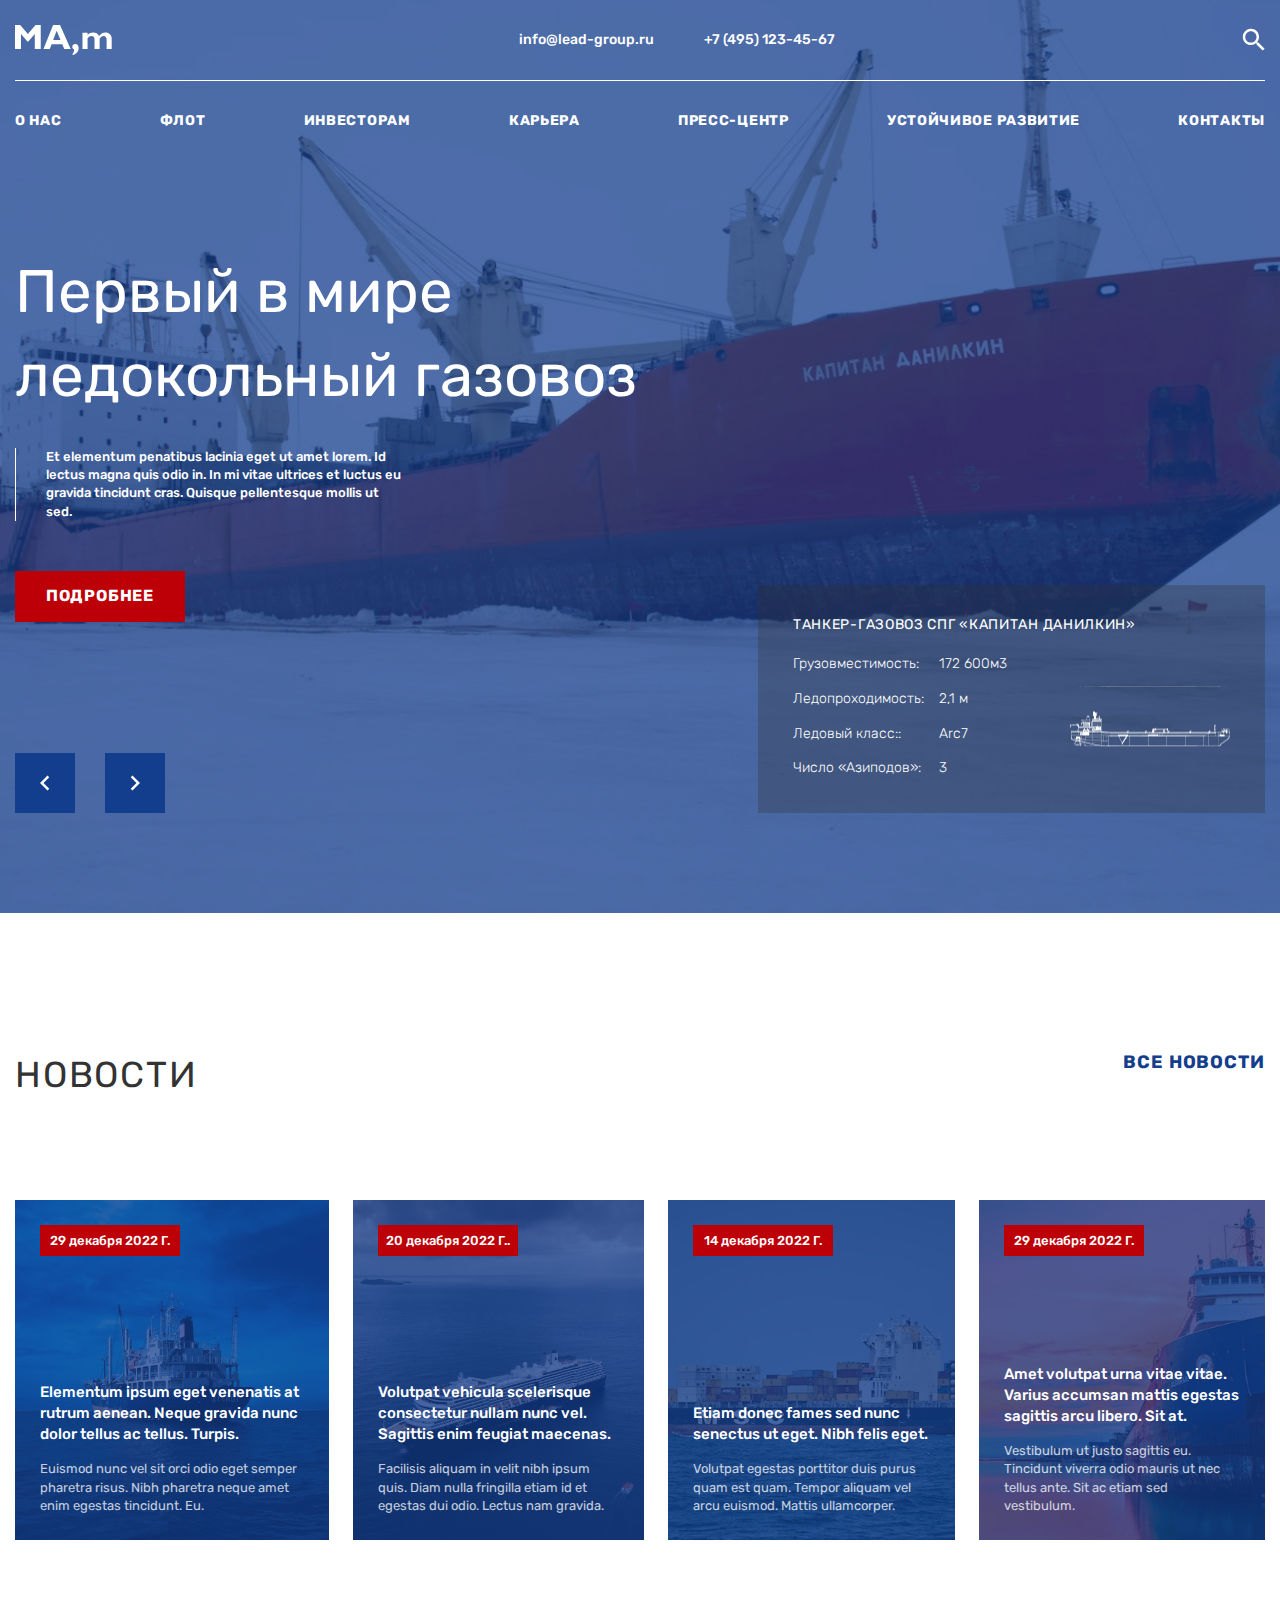
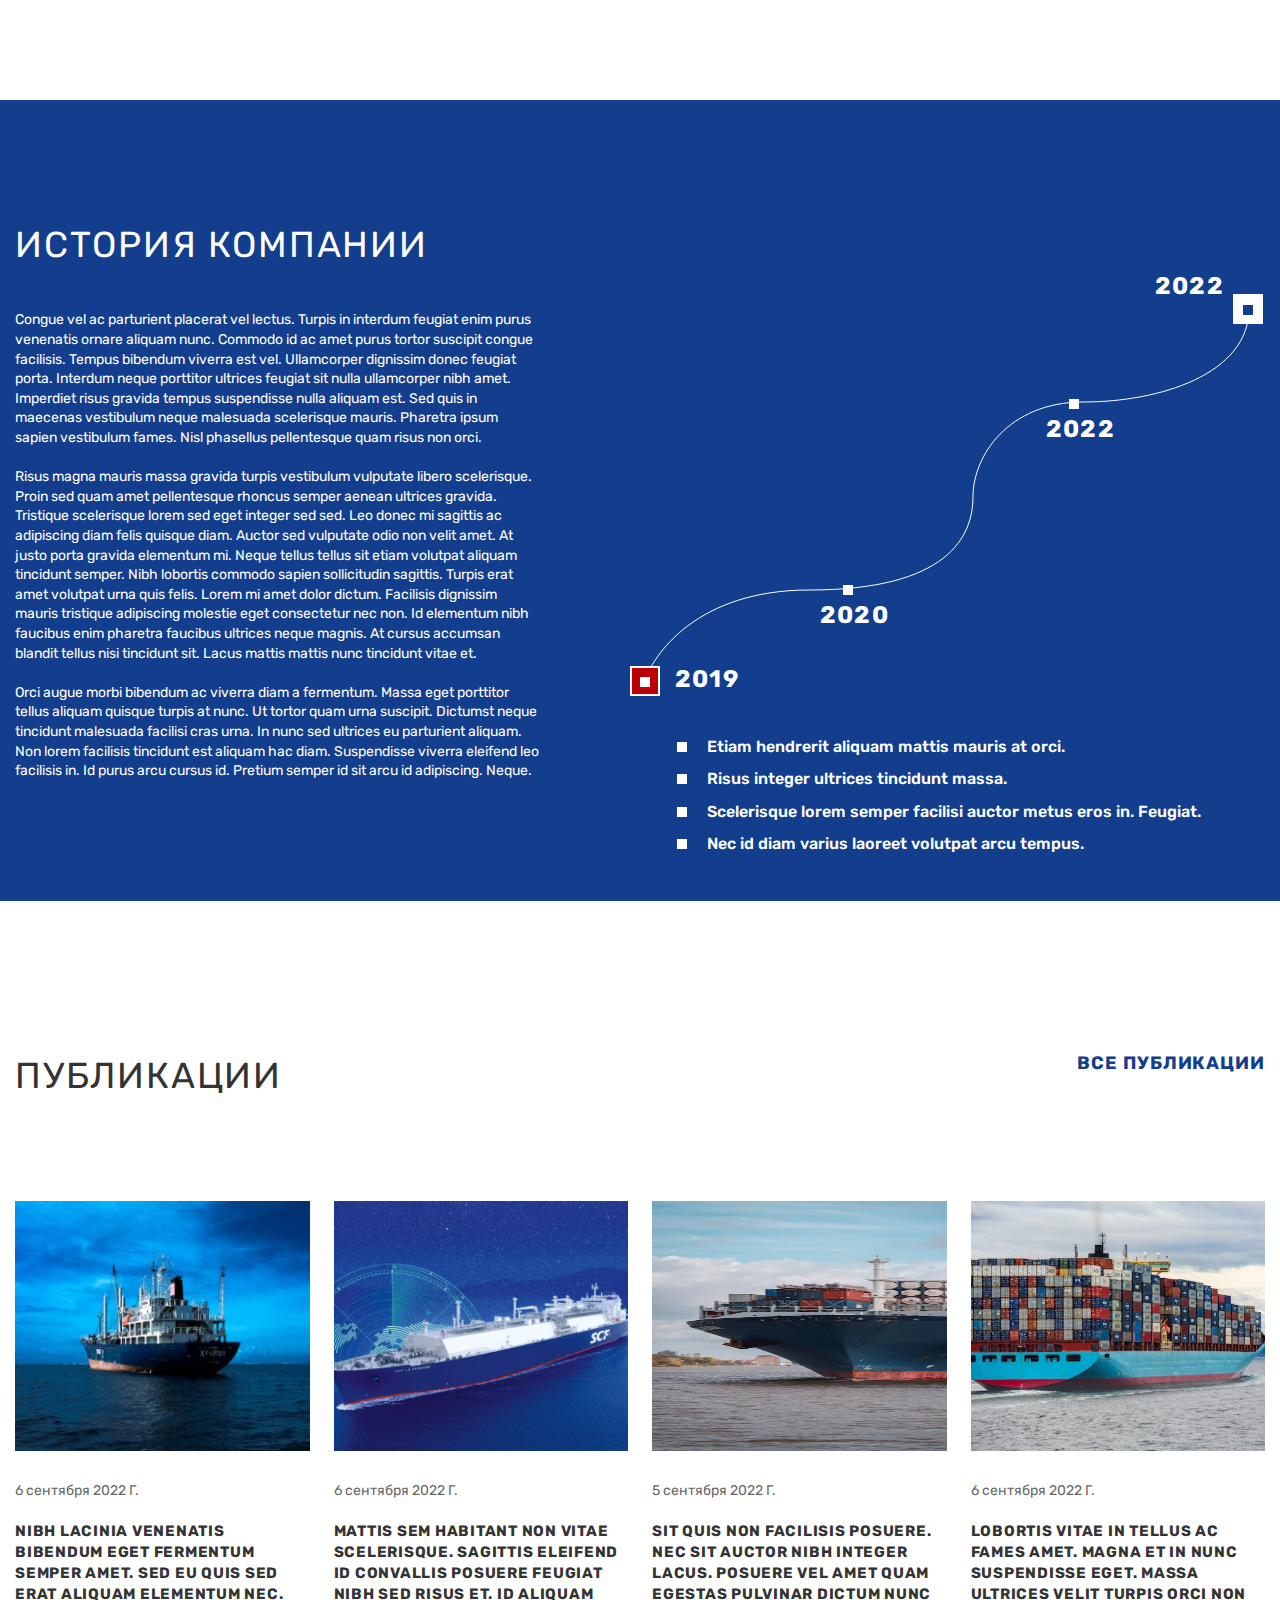
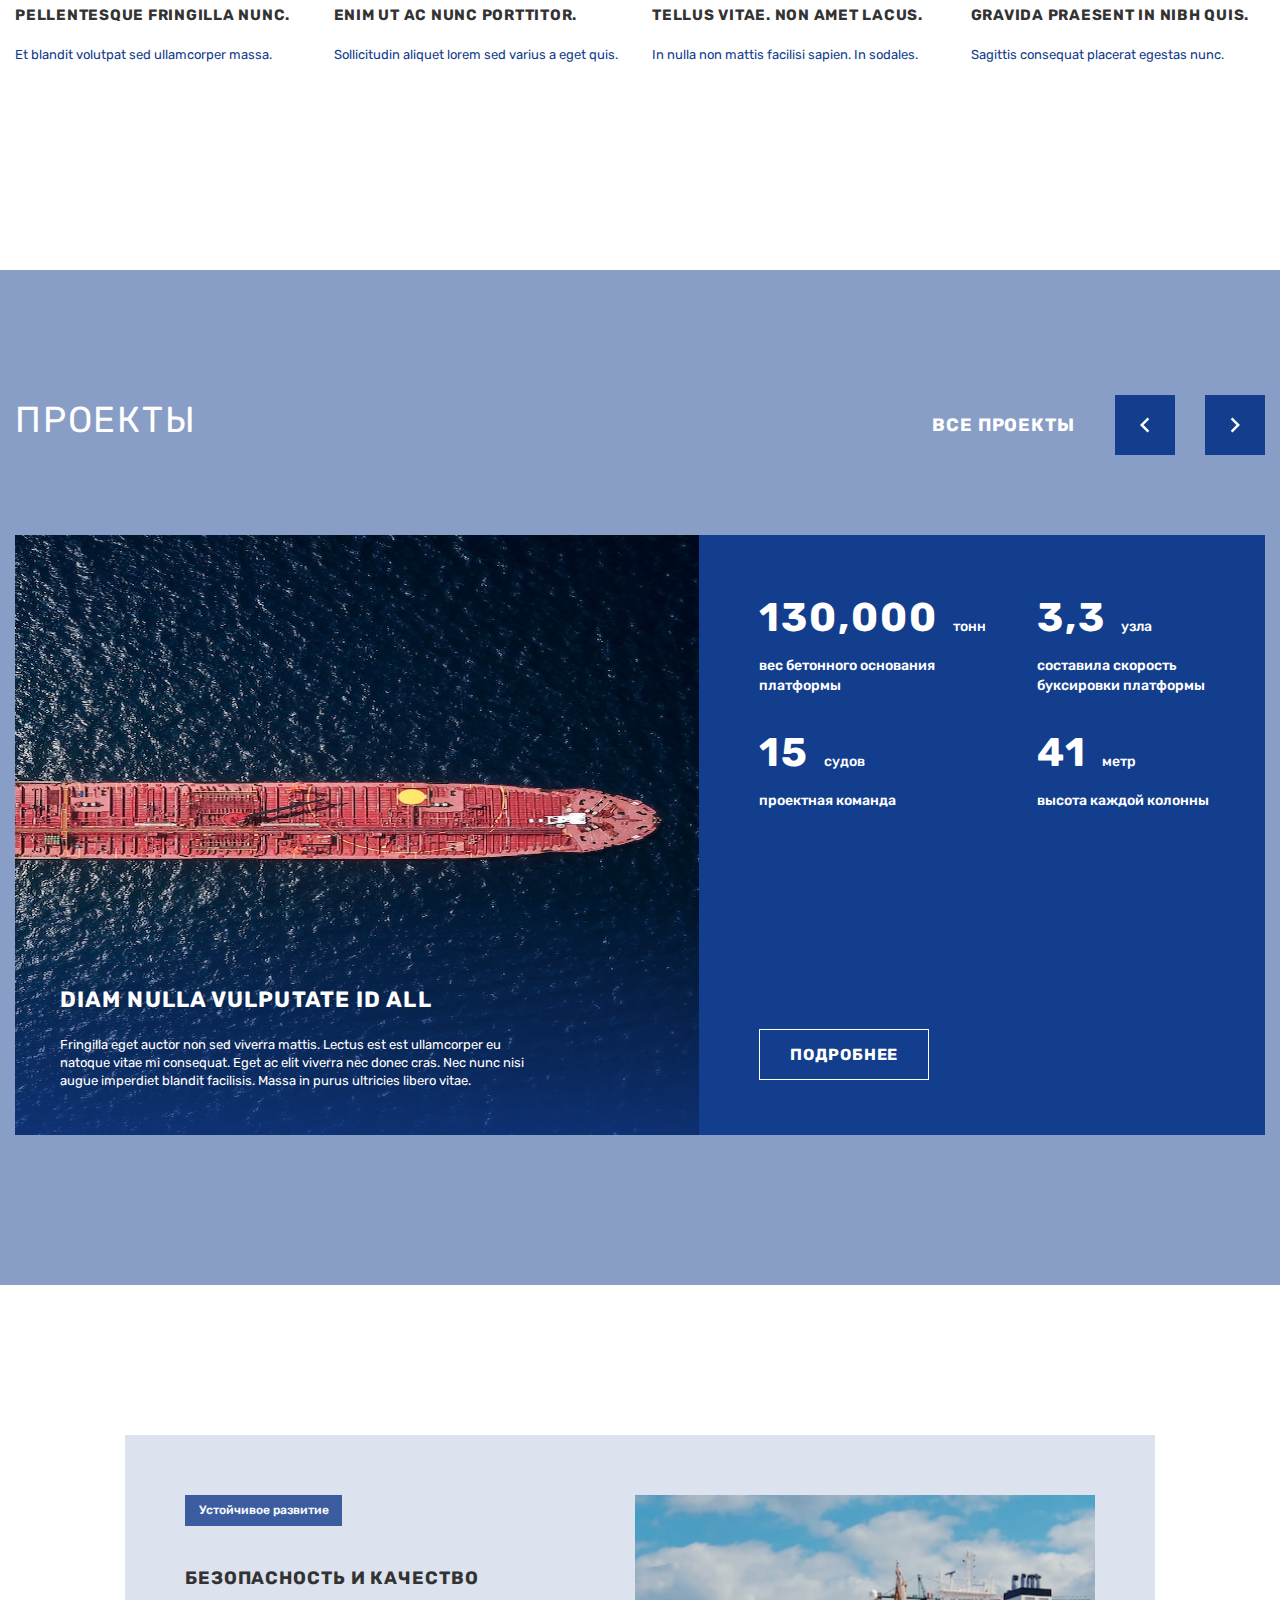
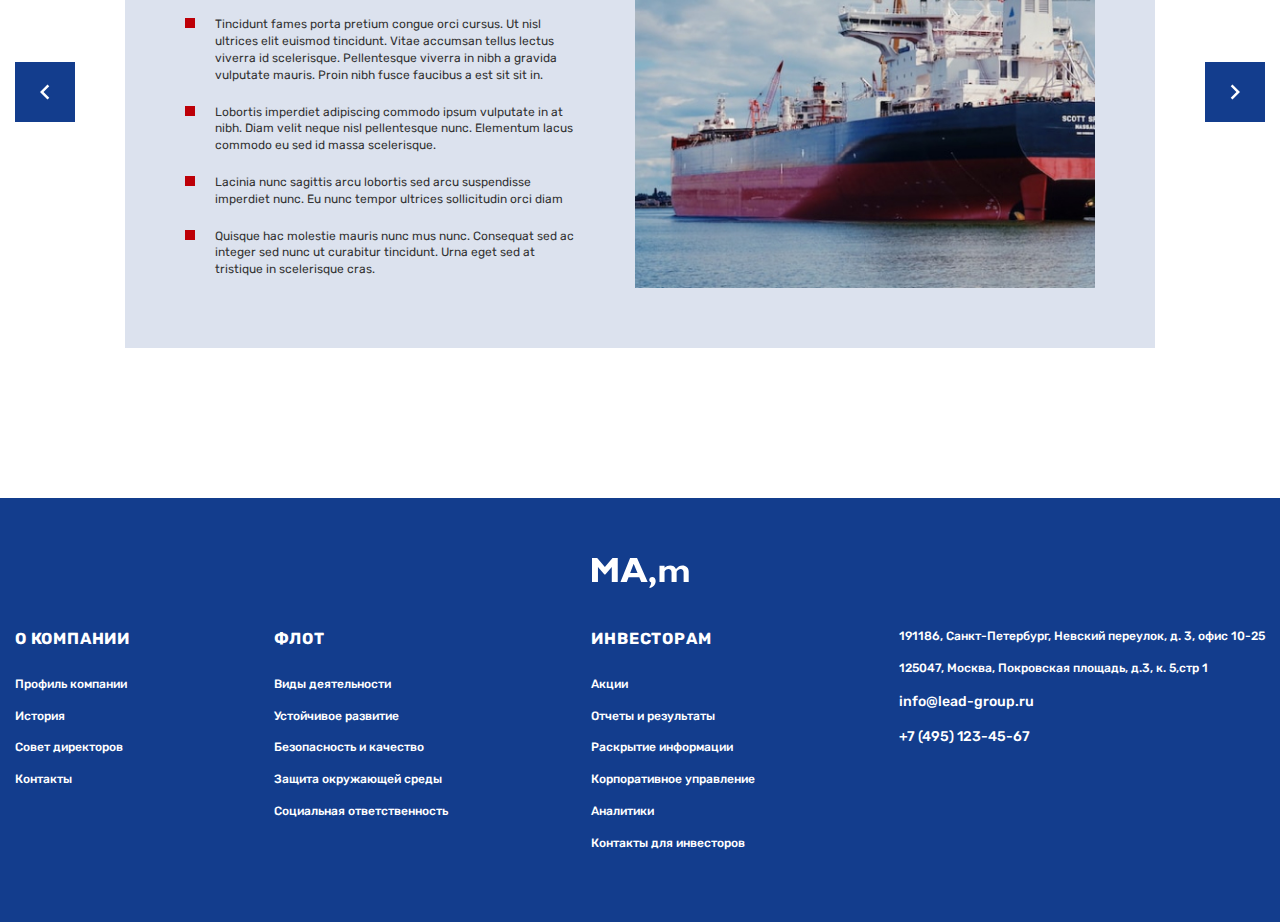
<file: TestShipWibsite/HTML/index.html>
<!DOCTYPE html>
<html lang="en">
<head>
	<meta charset="UTF-8">
	<meta http-equiv="X-UA-Compatible" content="IE=edge">
	<meta name="viewport" content="width=device-width, initial-scale=1.0">
	<link href="https://fonts.googleapis.com/css2?family=Rubik:wght@300;400;500;600;700&display=swap" rel="stylesheet">
	<link rel="shortcut icon" href="../IMG/favicno/favicon.ico">
	<link rel="stylesheet" href="../CSS/style.css">
	<title>Первый в мире ледокольный газовоз</title>
</head>
<body>
	<div class="wrapper">
		<header class="header">
			<div class="header__contauner">
				<div class="header__possiz">
				<div class="header__header">
				<a class="header__logo" href=""><img class="header__log-img" src="../IMG/header-logo.svg" alt="Логотип"></a>
				<div class="header__connection connection-heade">
					<a class="connection__mail" href="mailto:info@lead-group.ru">info@lead-group.ru</a>
					<a class="connection__phone" href="tel:+74951234567">+7 (495) 123-45-67</a>
				</div>
				<a class="header__sersh" href=""><img class="header__search-img" src="../IMG/search.svg" alt="Поиск"></a>
			</div>
			<nav class="header__menu menu-header">
				<ul class="menu__list">
					<li  class="menu__item"><a class="menu__item-linc" href="../HTML/activities.html"> О нас</a></li>
					<li class="menu__item"><a class="menu__item-linc" href="">Флот</a></li>
					<li class="menu__item"><a class="menu__item-linc" href="">Инвесторам</a></li>
					<li class="menu__item"><a class="menu__item-linc" href="../HTML/jobs.html">Карьера</a></li>
					<li class="menu__item"><a class="menu__item-linc" href="">Пресс-центр</a></li>
					<li class="menu__item"><a class="menu__item-linc" href="">устойчивое развитие</a></li>
					<li class="menu__item"><a class="menu__item-linc" href="../HTML/сontacts.html">Контакты</a></li>
				</ul>
			</nav>
		</div>
		</div>
		</header>
		<main class="main">
		<div class="main__bloc-icebreaking">
			<div class="main__contauner">
				<div class="main__icebreaking icebreaking-main">
					<h1 class="icebreaking-title">Первый в мире ледокольный газовоз</h1>
					<div class="icebreaking-text">Et elementum penatibus lacinia eget ut amet lorem. Id lectus magna quis odio in. In mi vitae ultrices et luctus eu gravida tincidunt cras. Quisque pellentesque mollis ut sed.</div>
					<button class="icebreaking-button">Подробнее</button>
				<div class="icebreaking-sider">
				<button class="icebreaking-sider-buttom" href=""><img class="icebreaking-sider-left" src="../IMG/strel.svg" alt="слайдер в лево"></button>
				<button class="icebreaking-sider-buttom" href=""><img class="icebreaking-sider-right" src="../IMG/strel.svg" alt="слайдер в право"></button>
				</div>
				</div>
				<div class="main__tanker tanker-main">
					<h3 class="tanker-logo">Танкер-газовоз СПГ «КАПИТАН ДАНИЛКИН»</h3>
					<div class="tanker__container">
					<div class="tanker__info-gas info-gas-tanker">
						<div class="info-gas">
							<div class="info-gas-text">Грузовместимость:</div>
							<div class="info-gas-namber">172 600м3</div>
						</div>
						<div class="info-gas">
							<div class="info-gas-text">Ледопроходимость:</div>
							<div class="info-gas-namber">2,1 м</div>
						</div>
						<div class="info-gas">
							<div class="info-gas-text">Ледовый класс::</div>
							<div class="info-gas-namber">Arc7</div>
						</div>
						<div class="info-gas">
							<div class="info-gas-text">Число «Азиподов»:</div>
							<div class="info-gas-namber">3</div>
						</div>
					</div>
					<div class="tanker__info-foto">
						<img class="tanker__info-foto-img" src="../IMG/corab.svg" alt="корабль">
					</div>
				</div>
			</div>
			</div>
				<div class="bacrounf__img img-bacrounf">
				<img class="img__favicon" src="../IMG/Rectangle 23.jpg" alt="">
			</div>
		</div>
		<div class="main__bloc-news">
			<div class="news__contauner">
				<div class="news__header header-news">
					<h3 class="news-title">Новости</h3>
					<a class="news-all" href="">Все новости</a>
				</div>
				<div class="news__collums">
					<div class="news__collum collum-news">
					<div class="collum-news-data-bloc" >
						<div class="collum-news-data">29 декабря 2022 Г.</div>
					</div>
						<div class="collum-news-title">Elementum ipsum eget venenatis at rutrum aenean. Neque gravida nunc dolor tellus ac tellus. Turpis.</div>
						<div class="collum-news-text">Euismod nunc vel sit orci odio eget semper pharetra risus. Nibh pharetra neque amet enim egestas tincidunt. Eu.</div>
						<div class="collum-news-bloc-img">
							<img class="collum-news-img" src="../IMG/1.svg" alt="">
						</div>
					</div>
					<div class="news__collum collum-news">
						<div class="collum-news-data-bloc" >
						<div class="collum-news-data">20 декабря 2022 Г..</div>
					</div>
						<div class="collum-news-title">Volutpat vehicula scelerisque consectetur nullam nunc vel. Sagittis enim feugiat maecenas.</div>
						<div class="collum-news-text">Facilisis aliquam in velit nibh ipsum quis. Diam nulla fringilla etiam id et egestas dui odio. Lectus nam gravida.</div>
						<div class="collum-news-bloc-img">
							<img class="collum-news-img" src="../IMG/2.svg" alt="">
						</div>
					</div>
					<div class="news__collum collum-news">
						<div class="collum-news-data-bloc" >
						<div class="collum-news-data">14 декабря 2022 Г.</div>
					</div>
						<div class="collum-news-title">Etiam donec fames sed nunc senectus ut eget. Nibh felis eget.</div>
						<div class="collum-news-text">Volutpat egestas porttitor duis purus quam est quam. Tempor aliquam vel arcu euismod. Mattis ullamcorper.</div>
						<div class="collum-news-bloc-img">
							<img class="collum-news-img" src="../IMG/3.svg" alt="">
						</div>
					</div>
					<div class="news__collum collum-news">
						<div class="collum-news-data-bloc" >
						<div class="collum-news-data">29 декабря 2022 Г.</div>
					</div>
						<div class="collum-news-title">Amet volutpat urna vitae vitae. Varius accumsan mattis egestas sagittis arcu libero. Sit at.</div>
						<div class="collum-news-text">Vestibulum ut justo sagittis eu. Tincidunt viverra odio mauris ut nec tellus ante. Sit ac etiam sed vestibulum.</div>
						<div class="collum-news-bloc-img">
							<img class="collum-news-img" src="../IMG/4.svg" alt="">
						</div>
					</div>
			</div>
			</div>
		</div>
		<div class="main__bloc-histori">
			<div class="histori__contauner">
				<div class="histori__story story-histori">
					<h2 class="story-histori__title">История компании</h2>
					<div class="story-histori__text">Congue vel ac parturient placerat vel lectus. Turpis in interdum feugiat enim purus venenatis ornare aliquam nunc. Commodo id ac amet purus tortor suscipit congue facilisis. Tempus bibendum viverra est vel. Ullamcorper dignissim donec feugiat porta. Interdum neque porttitor ultrices feugiat sit nulla ullamcorper nibh amet. Imperdiet risus gravida tempus suspendisse nulla aliquam est. Sed quis in maecenas vestibulum neque malesuada scelerisque mauris. Pharetra ipsum sapien vestibulum fames. Nisl phasellus pellentesque quam risus non orci.
						<br> 
						<br>
						Risus magna mauris massa gravida turpis vestibulum vulputate libero scelerisque. Proin sed quam amet pellentesque rhoncus semper aenean ultrices gravida. Tristique scelerisque lorem sed eget integer sed sed. Leo donec mi sagittis ac adipiscing diam felis quisque diam. Auctor sed vulputate odio non velit amet. At justo porta gravida elementum mi. Neque tellus tellus sit etiam volutpat aliquam tincidunt semper. Nibh lobortis commodo sapien sollicitudin sagittis. Turpis erat amet volutpat urna quis felis. Lorem mi amet dolor dictum. Facilisis dignissim mauris tristique adipiscing molestie eget consectetur nec non. Id elementum nibh faucibus enim pharetra faucibus ultrices neque magnis. At cursus accumsan blandit tellus nisi tincidunt sit. Lacus mattis mattis nunc tincidunt vitae et.
						<br>
						<br>
						Orci augue morbi bibendum ac viverra diam a fermentum. Massa eget porttitor tellus aliquam quisque turpis at nunc. Ut tortor quam urna suscipit. Dictumst neque tincidunt malesuada facilisi cras urna. In nunc sed ultrices eu parturient aliquam. Non lorem facilisis tincidunt est aliquam hac diam. Suspendisse viverra eleifend leo facilisis in. Id purus arcu cursus id. Pretium semper id sit arcu id adipiscing. Neque.</div>
				</div>
				<div class="histori__path path-histori">
					<div class="path-histori__bloc">
						<img src="../IMG/Vector 1.svg" alt="" class="path-histori__bloc-img">
					<div class="path-histori__bloc1"><div class="bloc1" ></div><p class="bloc1__namber namber">2019</p> </div>
					<div class="path-histori__bloc2"> <p class="bloc2__namber namber">2020</p></div>
					<div class="path-histori__bloc3"> <p class="bloc3__namber namber">2022</p></div>
					<div class="path-histori__bloc4"> <div class="bloc4"></div><p class="bloc4__namber namber">2022</p> </div>
					</div>
					<ul class="path-histori__list">
						<li class="histori-list">Etiam hendrerit aliquam mattis mauris at orci.</li>
						<li class="histori-list">Risus integer ultrices tincidunt massa.</li>
						<li class="histori-list">Scelerisque lorem semper facilisi auctor metus eros in. Feugiat.</li>
						<li class="histori-list">Nec id diam varius laoreet volutpat arcu tempus.</li>
					</ul>
				</div>
			</div>
		</div>
		<div class="main__bloc-publications">
			<div class="publications__contauner">
				<div class="contauner__header header-news">
					<h3 class="news-title">Публикации</h3>
					<a class="news-all" href="">Все публикации</a>
				</div>
				<div class="publications__collums">
					<div class="publications__collum collum-publications">
						<div class="publications__collum-img">
							<img src="../IMG/11.jpg" alt="корабль" class="publications-img">
						</div>
						<div class="publications__collum-content">
							<p class="collum-content-data">6 сентября 2022 Г.</p>
							<div class="collum-content-title">Nibh lacinia venenatis bibendum eget fermentum semper amet. Sed eu quis sed erat aliquam elementum nec. Pellentesque fringilla nunc.</div>
							<div class="collum-content-text">Et blandit volutpat sed ullamcorper massa.</div>
						</div>
					</div>
					<div class="publications__collum collum-publications">
						<div class="publications__collum-img">
							<img src="../IMG/22.png" alt="корабль" class="publications-img">
						</div>
						<div class="publications__collum-content">
							<p class="collum-content-data">6 сентября 2022 Г.</p>
							<div class="collum-content-title">Mattis sem habitant non vitae scelerisque. Sagittis eleifend id convallis posuere feugiat nibh sed risus et. Id aliquam enim ut ac nunc porttitor.</div>
							<div class="collum-content-text">Sollicitudin aliquet lorem sed varius a eget quis.</div>
						</div>
					</div>
					<div class="publications__collum collum-publications">
						<div class="publications__collum-img">
							<img src="../IMG/33.svg" alt="корабль" class="publications-img">
						</div>
						<div class="publications__collum-content">
							<p class="collum-content-data">5 сентября 2022 Г.</p>
							<div class="collum-content-title">Sit quis non facilisis posuere. Nec sit auctor nibh integer lacus. Posuere vel amet quam egestas pulvinar dictum nunc tellus vitae. Non amet lacus.</div>
							<div class="collum-content-text">In nulla non mattis facilisi sapien. In sodales.</div>
						</div>
					</div>
					<div class="publications__collum collum-publications">
						<div class="publications__collum-img">
							<img src="../IMG/44.svg" alt="корабль" class="publications-img">
						</div>
						<div class="publications__collum-content">
							<p class="collum-content-data">6 сентября 2022 Г.</p>
							<div class="collum-content-title">Lobortis vitae in tellus ac fames amet. Magna et in nunc suspendisse eget. Massa ultrices velit turpis orci non gravida praesent in nibh quis.</div>
							<div class="collum-content-text">Sagittis consequat placerat egestas nunc.</div>
						</div>
					</div>
			</div>
		</div>
		</div>
		<div class="main__bloc-projects">
			<div class="projects__contauner">
				<div class="contauner__projects header-news">
					<h3 class="news-title news-all-activ">Проекты</h3>
					<div class="projects__all">
						<a class="news-all news-all-activ" href="">все проекты</a>
						<div class="icebreaking-sider">
							<button class="icebreaking-sider-buttom" href=""><img class="icebreaking-sider-left" src="../IMG/strel.svg" alt="слайдер в лево"></button>
							<button class="icebreaking-sider-buttom" href=""><img class="icebreaking-sider-right" src="../IMG/strel.svg" alt="слайдер в право"></button>
							</div>
					</div>
				</div>
				<div class="projects__coolym">
					<div class="projects__coolym-superhero superhero-projects__coolym">
						<div class="superhero-projects__coolym-bloc">
						<h3 class="superhero-projects__coolym-title"> <a class="superhero-projects__coolym-title-oll" href="https://www.scf-group.com/fleet/business_scope/projects/item419.html">Diam nulla vulputate id all</a></h3>
						<div class="superhero-projects__coolym-text">Fringilla eget auctor non sed viverra mattis. Lectus est est ullamcorper eu natoque vitae mi consequat. Eget ac elit viverra nec donec cras. Nec nunc nisi augue imperdiet blandit facilisis. Massa in purus ultricies libero vitae.</div>
					</div>
						<img src="../IMG/55.svg" alt="корабль" class="superhero-projects__coolym-img">
					</div>
					<div class="projects__coolym-more more-projects__coolym">
						<div class="more-projects__coolym-items">
							<div class="more-projects__coolym-item">
								<div class="more-projects__coolym-item-namber-unfo">
									<div class="more-projects__coolym-item-namber-unfo-namber">130,000</div>
									<div class="more-projects__coolym-item-namber-unfo-text">тонн</div>
								</div>
								<div class="more-projects__coolym-item-text">вес бетонного основания платформы</div>
							</div>
								<div class="more-projects__coolym-item">
									<div class="more-projects__coolym-item-namber-unfo">
										<div class="more-projects__coolym-item-namber-unfo-namber">3,3</div>
										<div class="more-projects__coolym-item-namber-unfo-text">узла</div>
									</div>
									<div class="more-projects__coolym-item-text">составила скорость буксировки платформы </div>
								</div>
								<div class="more-projects__coolym-item">
									<div class="more-projects__coolym-item-namber-unfo">
										<div class="more-projects__coolym-item-namber-unfo-namber">15</div>
										<div class="more-projects__coolym-item-namber-unfo-text">судов</div>
									</div>
									<div class="more-projects__coolym-item-text">проектная команда</div>
								</div>
								<div class="more-projects__coolym-item">
									<div class="more-projects__coolym-item-namber-unfo">
										<div class="more-projects__coolym-item-namber-unfo-namber">41</div>
										<div class="more-projects__coolym-item-namber-unfo-text">метр</div>
									</div>
									<div class="more-projects__coolym-item-text">высота каждой колонны</div>
								</div>
							</div>
							<div class="more-projects__coolym-button-bloc">
							<button class="more-projects__coolym-button">Подробнее</button>
						</div>
					</div>
					</div>
				</div>
		</div>
		<div class="main__bloc-safety">
			<div class="safety__contauner">
				<div class="safety__button-left">
					<button class="icebreaking-sider-buttom" href=""><img class="icebreaking-sider-left" src="../IMG/strel.svg" alt="слайдер в лево"></button>
				</div>
				<div class="safety__quality quality-safet">
					<div class="quality-safet__bloc">
						<button class="quality-safet-button">Устойчивое развитие</button>
						<h3 class="quality-safet-title">Безопасность и качество</h3>
						<ul class="quality-safet-ul">
							<li class="quality-safet-list">Tincidunt fames porta pretium congue orci cursus. Ut nisl ultrices elit euismod tincidunt. Vitae accumsan tellus lectus viverra id scelerisque. Pellentesque viverra in nibh a gravida vulputate mauris. Proin nibh fusce faucibus a est sit sit in. </li>
							<li class="quality-safet-list">Lobortis imperdiet adipiscing commodo ipsum vulputate in at nibh. Diam velit neque nisl pellentesque nunc. Elementum lacus commodo eu sed id massa scelerisque.</li>
							<li class="quality-safet-list">Lacinia nunc sagittis arcu lobortis sed arcu suspendisse imperdiet nunc. Eu nunc tempor ultrices sollicitudin orci diam</li>
							<li class="quality-safet-list">Quisque hac molestie mauris nunc mus nunc. Consequat sed ac integer sed nunc ut curabitur tincidunt. Urna eget sed at tristique in scelerisque cras.</li>
						</ul>
					</div>
					<div class="quality-safet__bloc-img">
						<img class="quality-safet-img" src="../IMG/Rectangle 35.jpg" alt="корабль">
					</div>
				</div>
				<div class="safety__button-right">
					<button class="icebreaking-sider-buttom" href=""><img class="icebreaking-sider-right" src="../IMG/strel.svg" alt="слайдер в право"></button>
				</div>
			</div>
		</div>
		</main>
		<footer class="footer">
			<div class="footer__bloc">
				<div class="footer__contauner">
					<div class="footer__logo">
						<a class="header__logo" href=""><img class="header__log-img" src="../IMG/header-logo.svg" alt="Логотип"></a>
					</div>
					<div class="footer__item iteem-footer">
						<div class="footer__content">
						<div class="footer__logo-content">О компании</div>
						<ul class="footer__ul ">
							<li class="footer__ul-list"><a class="footer__ul-list-oll" href="">Профиль компании</a></li>
							<li class="footer__ul-list"><a class="footer__ul-list-oll" href="">История</a></li>
							<li class="footer__ul-list"><a class="footer__ul-list-oll" href="">Совет директоров</a></li>
							<li class="footer__ul-list"><a class="footer__ul-list-oll" href="">Контакты</a></li>
						</ul>
					</div>
					<div class="footer__content">
						<div class="footer__logo-content">флот</div>
						<ul class="footer__ul ">
							<li class="footer__ul-list"><a class="footer__ul-list-oll" href="">Виды деятельности</a></li>
							<li class="footer__ul-list"><a class="footer__ul-list-oll" href="">Устойчивое развитие</a></li>
							<li class="footer__ul-list"><a class="footer__ul-list-oll" href="">Безопасность и качество</a></li>
							<li class="footer__ul-list"><a class="footer__ul-list-oll" href="">Защита окружающей среды</a></li>
							<li class="footer__ul-list"><a class="footer__ul-list-oll" href="">Социальная ответственность</a></li>
						</ul>
					</div>
					<div class="footer__content">
						<div class="footer__logo-content">Инвесторам</div>
						<ul class="footer__ul ">
							<li class="footer__ul-list"><a class="footer__ul-list-oll" href="">Акции</a></li>
							<li class="footer__ul-list"><a class="footer__ul-list-oll" href="">Отчеты и результаты</a></li>
							<li class="footer__ul-list"><a class="footer__ul-list-oll" href="">Раскрытие информации</a></li>
							<li class="footer__ul-list"><a class="footer__ul-list-oll" href="">Корпоративное управление</a></li>
							<li class="footer__ul-list"><a class="footer__ul-list-oll" href="">Аналитики</a></li>
							<li class="footer__ul-list"><a class="footer__ul-list-oll" href="">Контакты для инвесторов</a></li>
						</ul>
					</div>
					<div class="footer__content">
						<ul class="footer__ul ">
							<li class="footer__ul-list"><a class="footer__ul-list-oll" href="">191186, Санкт-Петербург, Невский переулок, д. 3, офис 10-25</a></li>
							<li class="footer__ul-list"><a class="footer__ul-list-oll" href="">125047, Москва, Покровская площадь, д.3, к. 5,стр 1</a></li>
							<li class="footer__ul-list"><a class="connection__mail" href="mailto:info@lead-group.ru">info@lead-group.ru</a></li>
							<li class="footer__ul-list"><a class="connection__phone" href="tel:+74951234567">+7 (495) 123-45-67</a></li>
						</ul>
					</div>
				</div>
				</div>
			</div>
		</footer>
	</div>
	</div>
</body>
</html>
</file>
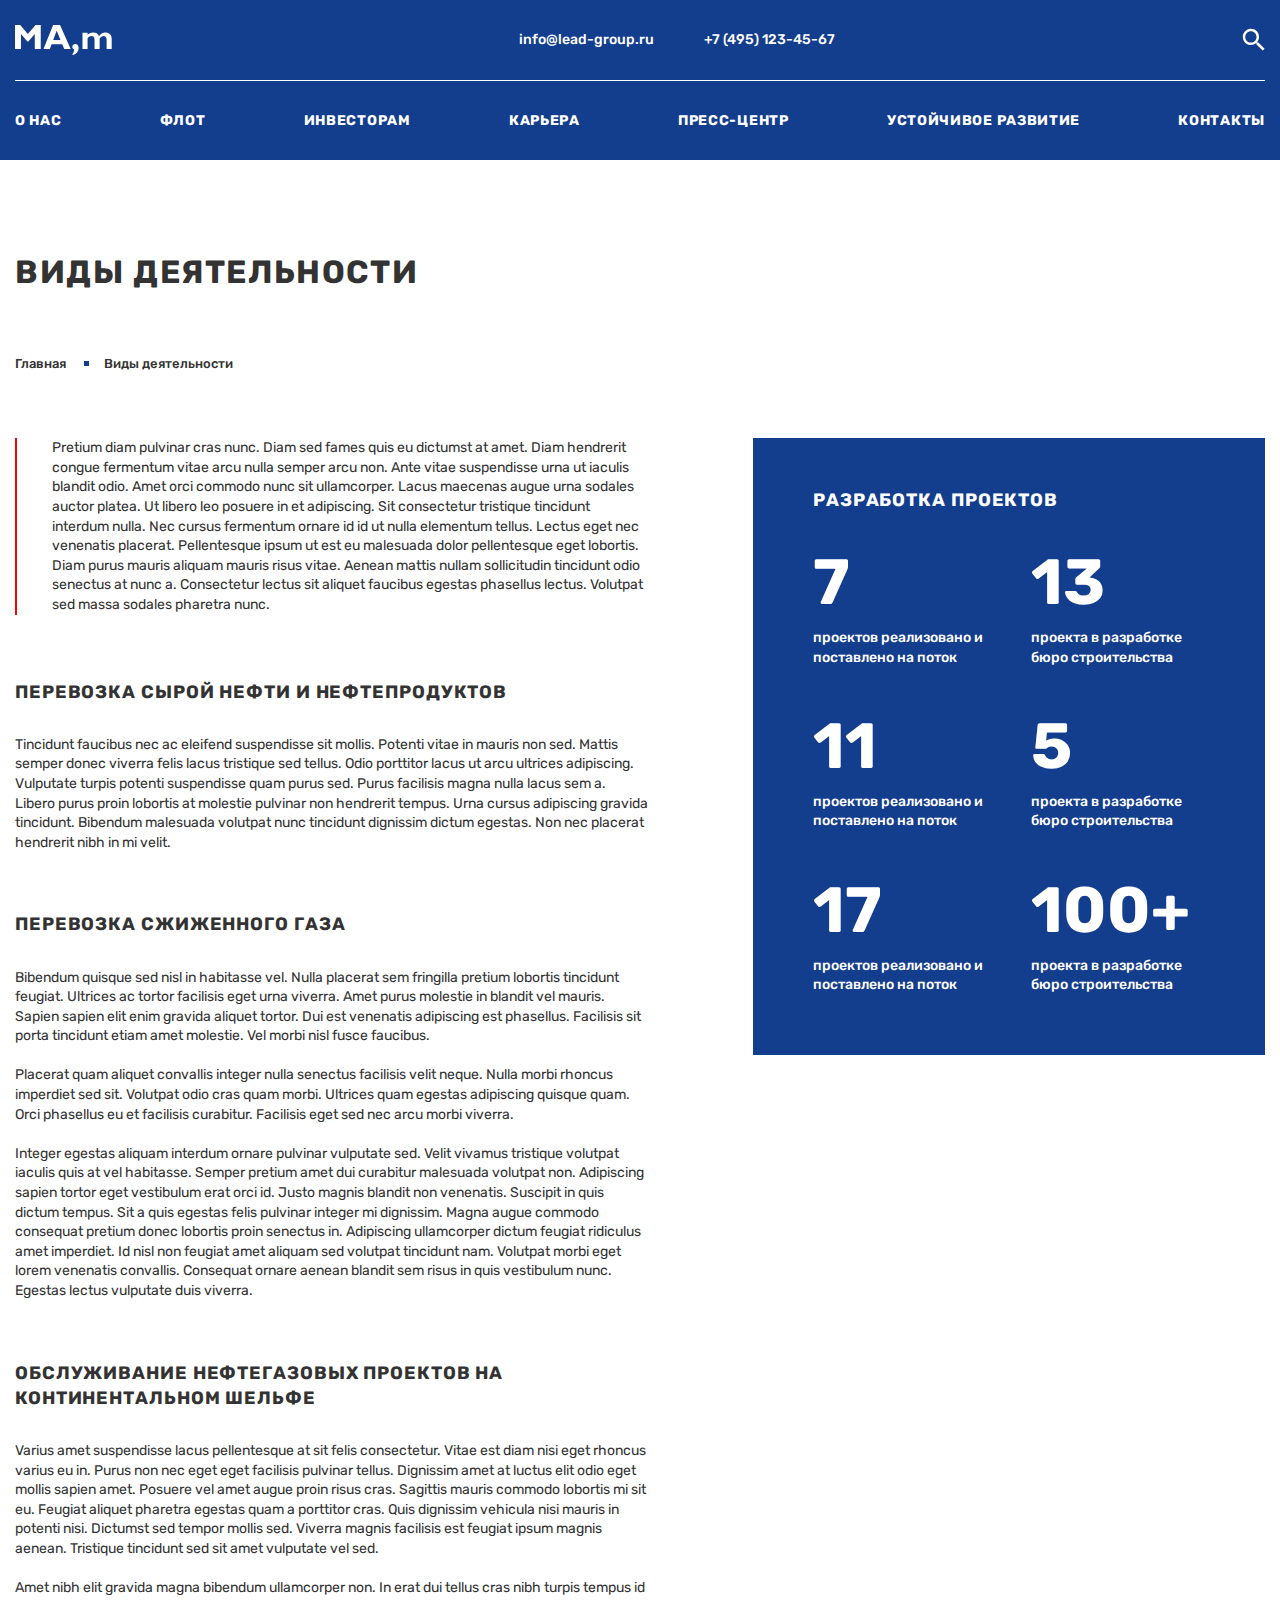
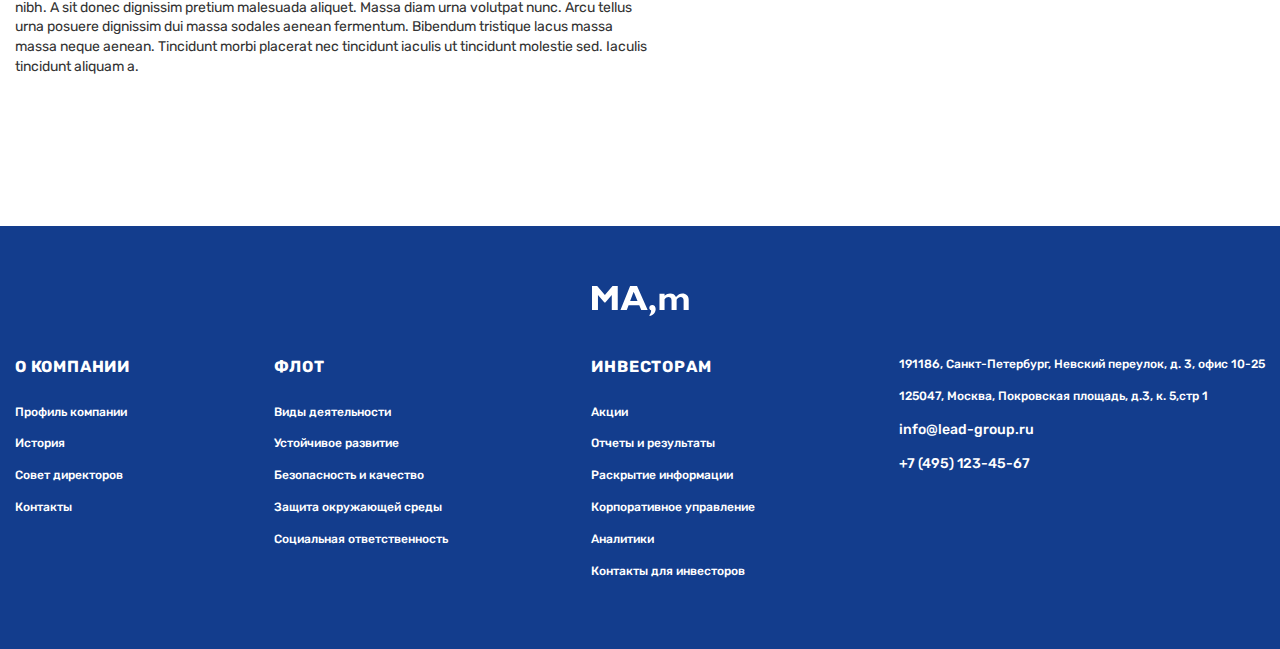
<file: TestShipWibsite/HTML/activities.html>
<!DOCTYPE html>
<html lang="en">
<head>
	<meta charset="UTF-8">
	<meta http-equiv="X-UA-Compatible" content="IE=edge">
	<meta name="viewport" content="width=device-width, initial-scale=1.0">
	<link href="https://fonts.googleapis.com/css2?family=Rubik:wght@300;400;500;600;700;900&display=swap" rel="stylesheet">
	<link rel="shortcut icon" href="../IMG/favicno/favicon.ico">
	<link rel="stylesheet" href="../CSS/style.css">
	<title>Виды деятельности</title>
</head>
<body>
	<div class="wrapper">
	<header class="header activities__header">
		<div class="header__contauner header__contauner-activities">
			<div class="header__possiz header__possiz-activities">
			<div class="header__header  ">
			<a class="header__logo" href="../HTML/index.html"><img class="header__log-img" src="../IMG/header-logo.svg" alt="Логотип"></a>
			<div class="header__connection connection-heade">
				<a class="connection__mail" href="mailto:info@lead-group.ru">info@lead-group.ru</a>
				<a class="connection__phone" href="tel:+74951234567">+7 (495) 123-45-67</a>
			</div>
			<a class="header__sersh" href=""><img class="header__search-img" src="../IMG/search.svg" alt="Поиск"></a>
		</div>
		<nav class="header__menu menu-header">
			<ul class="menu__list">
				<li  class="menu__item"><a class="menu__item-linc" href="../HTML/activities.html"> О нас</a></li>
				<li class="menu__item"><a class="menu__item-linc" href="">Флот</a></li>
				<li class="menu__item"><a class="menu__item-linc" href="">Инвесторам</a></li>
				<li class="menu__item"><a class="menu__item-linc" href="../HTML/jobs.html">Карьера</a></li>
				<li class="menu__item"><a class="menu__item-linc" href="">Пресс-центр</a></li>
				<li class="menu__item"><a class="menu__item-linc" href="">устойчивое развитие</a></li>
				<li class="menu__item"><a class="menu__item-linc" href="../HTML/сontacts.html">Контакты</a></li>
			</ul>
		</nav>
	</div>
	</div>
	</header>
	<main class="main">
		<div class="activities__bloc">
			<div class="activities__contauner">
				<h1 class="activities__title">Виды деятельности</h1>
				<div class="activities__home">
				<a class="activities__home-home" href="">Главная</a>
				<a class="activities__home-home activities__home-home-actov" href="">Виды деятельности</a>
				</div>
				<div class="activities__content-bloc">
					<div class="activities__content-text text-activities__content">
						<div class="text-activities__content-header">Pretium diam pulvinar cras nunc. Diam sed fames quis eu dictumst at amet. Diam hendrerit congue fermentum vitae arcu nulla semper arcu non. Ante vitae suspendisse urna ut iaculis blandit odio. Amet orci commodo nunc sit ullamcorper.
							Lacus maecenas augue urna sodales auctor platea. Ut libero leo posuere in et adipiscing. Sit consectetur tristique tincidunt interdum nulla. Nec cursus fermentum ornare id id ut nulla elementum tellus. Lectus eget nec venenatis placerat. Pellentesque ipsum ut est eu malesuada dolor pellentesque eget lobortis. Diam purus mauris aliquam mauris risus vitae. Aenean mattis nullam sollicitudin tincidunt odio senectus at nunc a. Consectetur lectus sit aliquet faucibus egestas phasellus lectus. Volutpat sed massa sodales pharetra nunc.</div>
							<div class="text-activities-flex-bloc">
							<div class="text-activities__content-bloc">
							<h3 class="text-activities__content-bloc-title">Перевозка сырой нефти и нефтепродуктов</h3>
							<div class="text-activities__content-bloc-text">Tincidunt faucibus nec ac eleifend suspendisse sit mollis. Potenti vitae in mauris non sed. Mattis semper donec viverra felis lacus tristique sed tellus. Odio porttitor lacus ut arcu ultrices adipiscing. Vulputate turpis potenti suspendisse quam purus sed. Purus facilisis magna nulla lacus sem a. Libero purus proin lobortis at molestie pulvinar non hendrerit tempus. Urna cursus adipiscing gravida tincidunt. Bibendum malesuada volutpat nunc tincidunt dignissim dictum egestas. Non nec placerat hendrerit nibh in mi velit.</div>
							</div>
							<div class="text-activities__content-bloc">
								<h3 class="text-activities__content-bloc-title">Перевозка сжиженного газа</h3>
								<div class="text-activities__content-bloc-text">Bibendum quisque sed nisl in habitasse vel. Nulla placerat sem fringilla pretium lobortis tincidunt feugiat. Ultrices ac tortor facilisis eget urna viverra. Amet purus molestie in blandit vel mauris. Sapien sapien elit enim gravida aliquet tortor. Dui est venenatis adipiscing est phasellus. Facilisis sit porta tincidunt etiam amet molestie. Vel morbi nisl fusce faucibus. <br> <br>
									Placerat quam aliquet convallis integer nulla senectus facilisis velit neque. Nulla morbi rhoncus imperdiet sed sit. Volutpat odio cras quam morbi. Ultrices quam egestas adipiscing quisque quam. Orci phasellus eu et facilisis curabitur. Facilisis eget sed nec arcu morbi viverra. <br> <br>
									Integer egestas aliquam interdum ornare pulvinar vulputate sed. Velit vivamus tristique volutpat iaculis quis at vel habitasse. Semper pretium amet dui curabitur malesuada volutpat non. Adipiscing sapien tortor eget vestibulum erat orci id. Justo magnis blandit non venenatis. Suscipit in quis dictum tempus. Sit a quis egestas felis pulvinar integer mi dignissim. Magna augue commodo consequat pretium donec lobortis proin senectus in. Adipiscing ullamcorper dictum feugiat ridiculus amet imperdiet. Id nisl non feugiat amet aliquam sed volutpat tincidunt nam. Volutpat morbi eget lorem venenatis convallis. Consequat ornare aenean blandit sem risus in quis vestibulum nunc. Egestas lectus vulputate duis viverra.
									</div>
							</div>
							<div class="text-activities__content-bloc">
								<h3 class="text-activities__content-bloc-title">Обслуживание нефтегазовых проектов на континентальном шельфе</h3>
								<div class="text-activities__content-bloc-text">Varius amet suspendisse lacus pellentesque at sit felis consectetur. Vitae est diam nisi eget rhoncus varius eu in. Purus non nec eget eget facilisis pulvinar tellus. Dignissim amet at luctus elit odio eget mollis sapien amet. Posuere vel amet augue proin risus cras. Sagittis mauris commodo lobortis mi sit eu. Feugiat aliquet pharetra egestas quam a porttitor cras. Quis dignissim vehicula nisi mauris in potenti nisi. Dictumst sed tempor mollis sed. Viverra magnis facilisis est feugiat ipsum magnis aenean. Tristique tincidunt sed sit amet vulputate vel sed.
									<br> 
									<br>
									Amet nibh elit gravida magna bibendum ullamcorper non. In erat dui tellus cras nibh turpis tempus id nibh. A sit donec dignissim pretium malesuada aliquet. Massa diam urna volutpat nunc. Arcu tellus urna posuere dignissim dui massa sodales aenean fermentum. Bibendum tristique lacus massa massa neque aenean. Tincidunt morbi placerat nec tincidunt iaculis ut tincidunt molestie sed. Iaculis tincidunt aliquam a.
									</div>
							</div>
						</div>
					</div>
					<div class="activities__content-info info-activities__content">
						<div class="info-activities__content-bacrount">
							<h2 class="info-activities__content-title">разработка проектов</h2>
						<div class="content__items-activities">
						<div class="content__item-activities">
							<div class="content__lable-activities">7</div>
							<div class="content__confidential-activities">проектов реализовано и поставлено на поток </div>
						</div>
						<div class="content__item-activities">
							<div class="content__lable-activities">13</div>
							<div class="content__confidential-activities">проекта в разработке бюро строительства</div>
						</div>
						<div class="content__item-activities">
							<div class="content__lable-activities">11</div>
							<div class="content__confidential-activities">проектов реализовано и поставлено на поток </div>
						</div>
						<div class="content__item-activities">
							<div class="content__lable-activities">5</div>
							<div class="content__confidential-activities">проекта в разработке бюро строительства</div>
						</div>
						<div class="content__item-activities">
							<div class="content__lable-activities">17</div>
							<div class="content__confidential-activities">проектов реализовано и поставлено на поток </div>
						</div>
						<div class="content__item-activities">
							<div class="content__lable-activities">100+</div>
							<div class="content__confidential-activities">проекта в разработке бюро строительства</div>
						</div>
					</div>
				</div>
			</div>
				</div>
			</div>
		</div>
	</main>
	<footer class="footer">
		<div class="footer__bloc">
			<div class="footer__contauner">
				<div class="footer__logo">
					<a class="header__logo" href=""><img class="header__log-img" src="../IMG/header-logo.svg" alt="Логотип"></a>
				</div>
				<div class="footer__item iteem-footer">
					<div class="footer__content">
					<div class="footer__logo-content">О компании</div>
					<ul class="footer__ul ">
						<li class="footer__ul-list"><a class="footer__ul-list-oll" href="">Профиль компании</a></li>
						<li class="footer__ul-list"><a class="footer__ul-list-oll" href="">История</a></li>
						<li class="footer__ul-list"><a class="footer__ul-list-oll" href="">Совет директоров</a></li>
						<li class="footer__ul-list"><a class="footer__ul-list-oll" href="">Контакты</a></li>
					</ul>
				</div>
				<div class="footer__content">
					<div class="footer__logo-content">флот</div>
					<ul class="footer__ul ">
						<li class="footer__ul-list"><a class="footer__ul-list-oll" href="">Виды деятельности</a></li>
						<li class="footer__ul-list"><a class="footer__ul-list-oll" href="">Устойчивое развитие</a></li>
						<li class="footer__ul-list"><a class="footer__ul-list-oll" href="">Безопасность и качество</a></li>
						<li class="footer__ul-list"><a class="footer__ul-list-oll" href="">Защита окружающей среды</a></li>
						<li class="footer__ul-list"><a class="footer__ul-list-oll" href="">Социальная ответственность</a></li>
					</ul>
				</div>
				<div class="footer__content">
					<div class="footer__logo-content">Инвесторам</div>
					<ul class="footer__ul ">
						<li class="footer__ul-list"><a class="footer__ul-list-oll" href="">Акции</a></li>
						<li class="footer__ul-list"><a class="footer__ul-list-oll" href="">Отчеты и результаты</a></li>
						<li class="footer__ul-list"><a class="footer__ul-list-oll" href="">Раскрытие информации</a></li>
						<li class="footer__ul-list"><a class="footer__ul-list-oll" href="">Корпоративное управление</a></li>
						<li class="footer__ul-list"><a class="footer__ul-list-oll" href="">Аналитики</a></li>
						<li class="footer__ul-list"><a class="footer__ul-list-oll" href="">Контакты для инвесторов</a></li>
					</ul>
				</div>
				<div class="footer__content">
					<ul class="footer__ul ">
						<li class="footer__ul-list"><a class="footer__ul-list-oll" href="">191186, Санкт-Петербург, Невский переулок, д. 3, офис 10-25</a></li>
						<li class="footer__ul-list"><a class="footer__ul-list-oll" href="">125047, Москва, Покровская площадь, д.3, к. 5,стр 1</a></li>
						<li class="footer__ul-list"><a class="connection__mail" href="mailto:info@lead-group.ru">info@lead-group.ru</a></li>
						<li class="footer__ul-list"><a class="connection__phone" href="tel:+74951234567">+7 (495) 123-45-67</a></li>
					</ul>
				</div>
			</div>
			</div>
		</div>
	</footer>
</div>
</body>
</html>
</file>
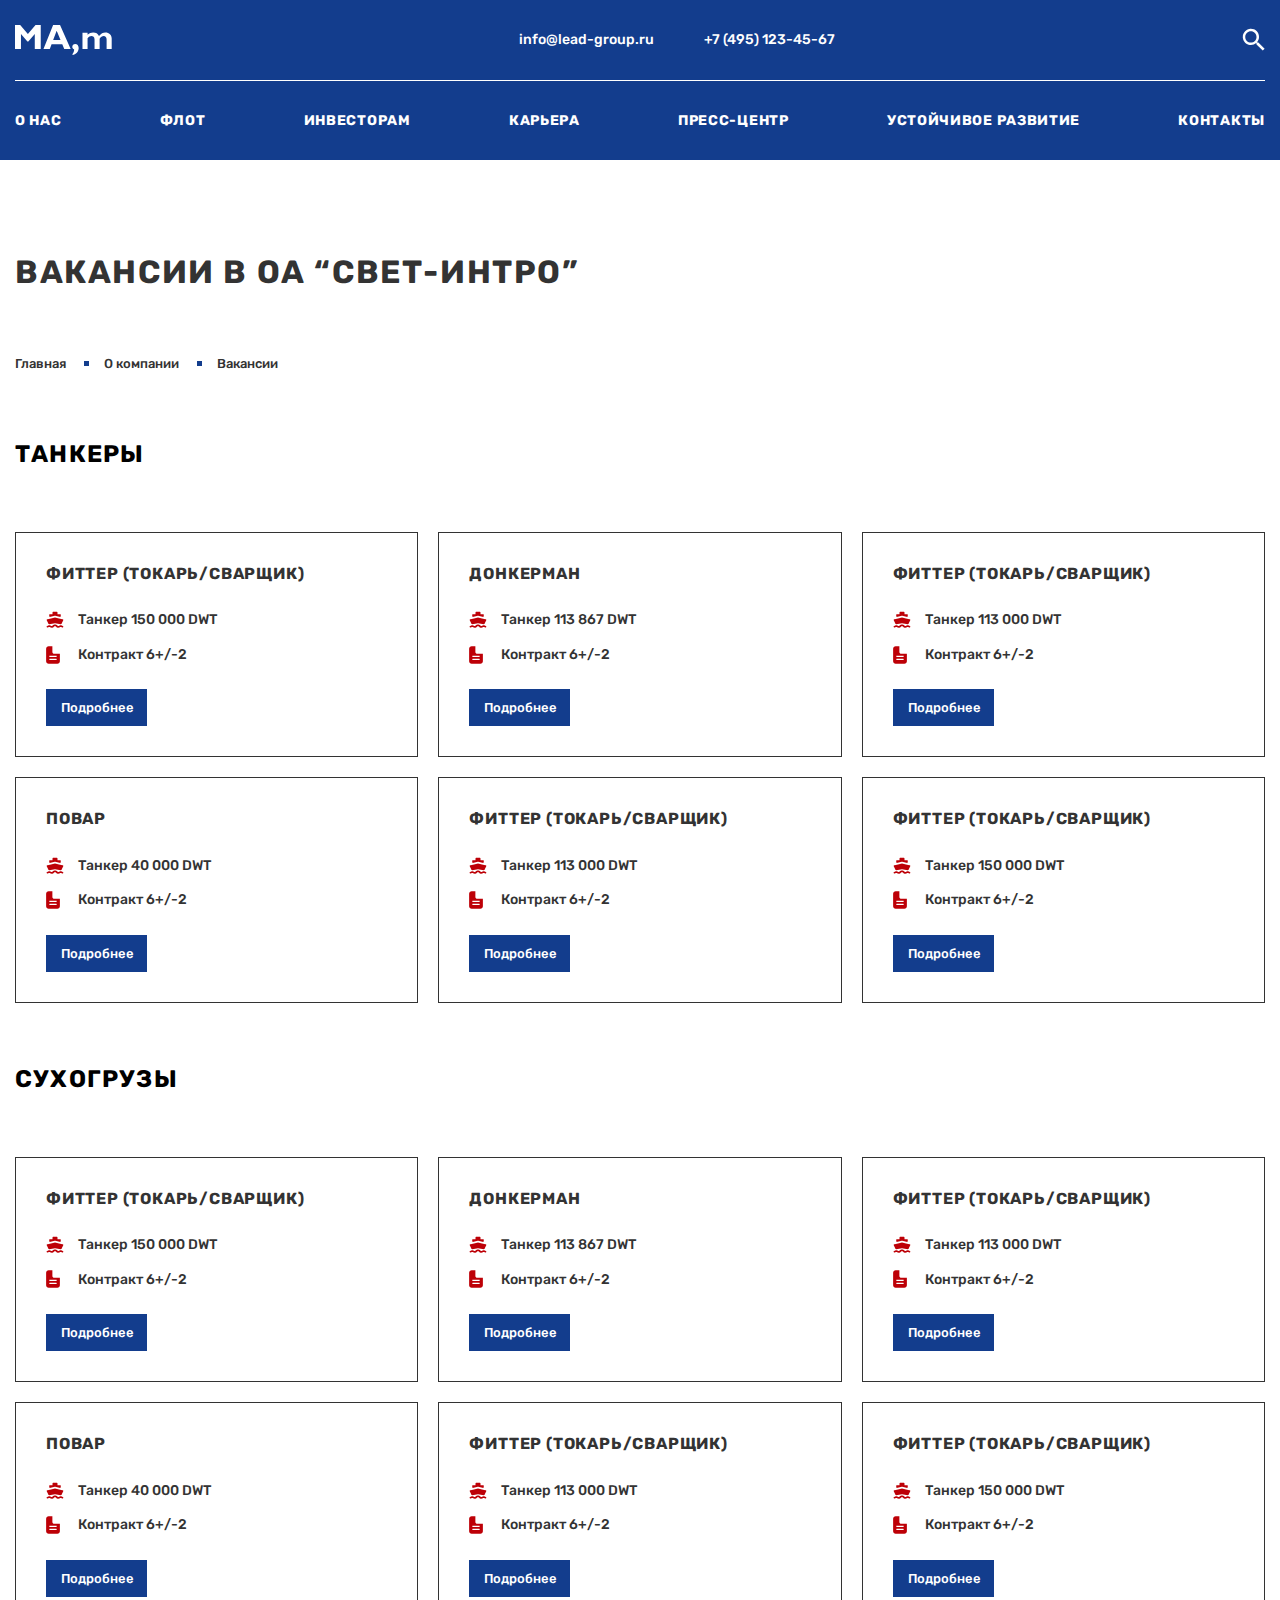
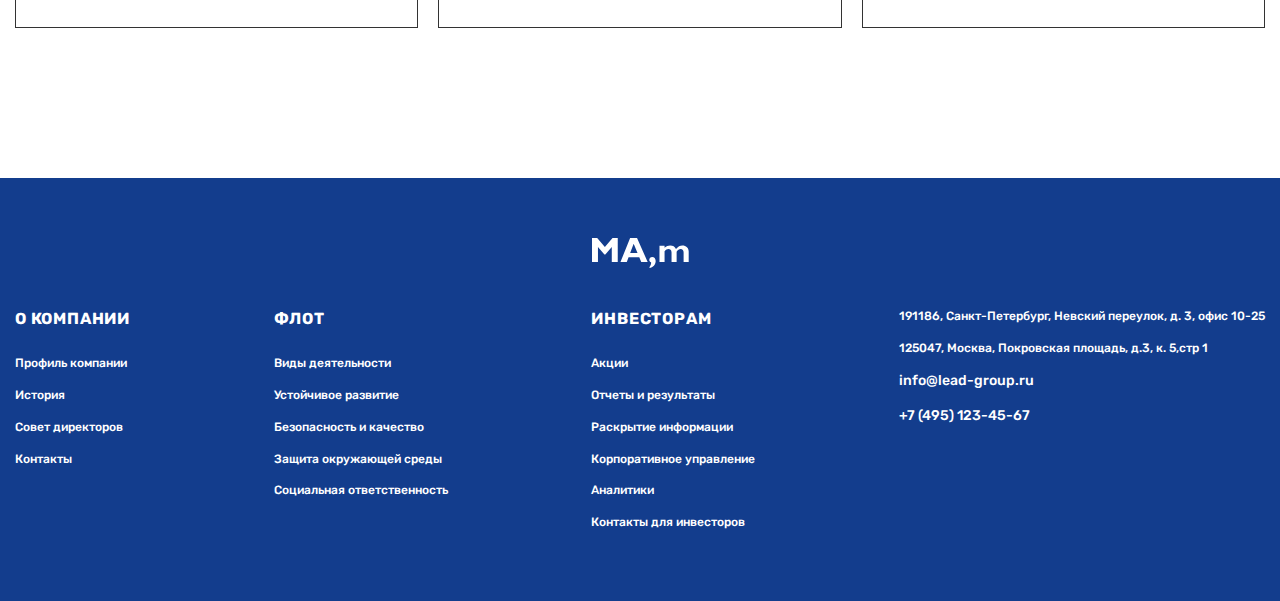
<file: TestShipWibsite/HTML/jobs.html>
<!DOCTYPE html>
<html lang="en">
<head>
	<meta charset="UTF-8">
	<meta http-equiv="X-UA-Compatible" content="IE=edge">
	<meta name="viewport" content="width=device-width, initial-scale=1.0">
	<link href="https://fonts.googleapis.com/css2?family=Rubik:wght@300;400;500;600;700;900&display=swap" rel="stylesheet">
	<link rel="shortcut icon" href="../IMG/favicno/favicon.ico">
	<link rel="stylesheet" href="../CSS/style.css">
	<title>Вакансии в ОА “СВЕТ-ИНТРО”</title>
</head>
<body>
	<div class="wrapper">
		<header class="header activities__header contacts__header">
			<div class="header__contauner header__contauner-activities header__contacts">
				<div class="header__possiz header__possiz-activities contacts__possiz">
				<div class="header__header  ">
				<a class="header__logo" href="../HTML/index.html"><img class="header__log-img" src="../IMG/header-logo.svg" alt="Логотип"></a>
				<div class="header__connection connection-heade">
					<a class="connection__mail" href="mailto:info@lead-group.ru">info@lead-group.ru</a>
					<a class="connection__phone" href="tel:+74951234567">+7 (495) 123-45-67</a>
				</div>
				<a class="header__sersh" href=""><img class="header__search-img" src="../IMG/search.svg" alt="Поиск"></a>
			</div>
			<nav class="header__menu menu-header">
				<ul class="menu__list">
					<li  class="menu__item"><a class="menu__item-linc" href="../HTML/activities.html"> О нас</a></li>
					<li class="menu__item"><a class="menu__item-linc" href="">Флот</a></li>
					<li class="menu__item"><a class="menu__item-linc" href="">Инвесторам</a></li>
					<li class="menu__item"><a class="menu__item-linc" href="">Карьера</a></li>
					<li class="menu__item"><a class="menu__item-linc" href="">Пресс-центр</a></li>
					<li class="menu__item"><a class="menu__item-linc" href="">устойчивое развитие</a></li>
					<li class="menu__item"><a class="menu__item-linc" href="../HTML/сontacts.html">Контакты</a></li>
				</ul>
			</nav>
		</div>
		</div>
		</header>
		<main class="main">
			<div class="activities__bloc contacts__bloc">
				<div class="activities__contauner contacts__contauner">
					<h1 class="activities__title">Вакансии в ОА “СВЕТ-ИНТРО”</h1>
					<div class="activities__home">
					<a class="activities__home-home" href="">Главная</a>
					<a class="activities__home-home activities__home-home-actov" href="">О компании</a>
					<a class="activities__home-home activities__home-home-actov" href="">Вакансии</a>
					</div>
			<div class="jobs__bloc jobs__bloc-header">
				<h3 class="jobs__bloc-title">Танкеры</h3>
				<div class="jobs__bloc-items">
					<div class="jobs__bloc-item">
						<h5 class="jobs__bloc-item-title">Фиттер (токарь/сварщик)</h5>
						<ul class="jobs__bloc-item-ul">
							<li class="jobs__bloc-item-list korab"><a class="jobs__bloc-item-list-oll" href="https://ru.wikipedia.org/wiki/%D0%A2%D0%B0%D0%BD%D0%BA%D0%B5%D1%80">
								Танкер 150 000 DWT</a></li>
							<li class="jobs__bloc-item-list doc"><a class="jobs__bloc-item-list-oll" href="">
								Контракт 6+/-2</a></li>
						</ul>
						<button class="jobs__bloc-item-button">Подробнее</button>
					</div>
					<div class="jobs__bloc-item">
						<h5 class="jobs__bloc-item-title">Донкерман</h5>
						<ul class="jobs__bloc-item-ul">
							<li class="jobs__bloc-item-list korab"><a class="jobs__bloc-item-list-oll" href="https://ru.wikipedia.org/wiki/%D0%A2%D0%B0%D0%BD%D0%BA%D0%B5%D1%80">
								Танкер 113 867 DWT</a></li>
							<li class="jobs__bloc-item-list doc"><a class="jobs__bloc-item-list-oll" href="">
								Контракт 6+/-2</a></li>
						</ul>
						<button class="jobs__bloc-item-button">Подробнее</button>
					</div>
					<div class="jobs__bloc-item">
						<h5 class="jobs__bloc-item-title">Фиттер (токарь/сварщик)</h5>
						<ul class="jobs__bloc-item-ul">
							<li class="jobs__bloc-item-list korab"><a class="jobs__bloc-item-list-oll" href="https://ru.wikipedia.org/wiki/%D0%A2%D0%B0%D0%BD%D0%BA%D0%B5%D1%80">
								Танкер 113 000 DWT</a></li>
							<li class="jobs__bloc-item-list doc"><a class="jobs__bloc-item-list-oll" href="">
								Контракт 6+/-2</a></li>
						</ul>
						<button class="jobs__bloc-item-button">Подробнее</button>
					</div>
					<div class="jobs__bloc-item">
						<h5 class="jobs__bloc-item-title">Повар</h5>
						<ul class="jobs__bloc-item-ul">
							<li class="jobs__bloc-item-list korab"><a class="jobs__bloc-item-list-oll" href="https://ru.wikipedia.org/wiki/%D0%A2%D0%B0%D0%BD%D0%BA%D0%B5%D1%80">
								Танкер 40 000 DWT</a></li>
							<li class="jobs__bloc-item-list doc"><a class="jobs__bloc-item-list-oll" href="">
								Контракт 6+/-2</a></li>
						</ul>
						<button class="jobs__bloc-item-button">Подробнее</button>
					</div>
					<div class="jobs__bloc-item">
						<h5 class="jobs__bloc-item-title">Фиттер (токарь/сварщик)</h5>
						<ul class="jobs__bloc-item-ul">
							<li class="jobs__bloc-item-list korab"><a class="jobs__bloc-item-list-oll" href="https://ru.wikipedia.org/wiki/%D0%A2%D0%B0%D0%BD%D0%BA%D0%B5%D1%80">
								Танкер 113 000 DWT</a></li>
							<li class="jobs__bloc-item-list doc"><a class="jobs__bloc-item-list-oll" href="">
								Контракт 6+/-2</a></li>
						</ul>
						<button class="jobs__bloc-item-button">Подробнее</button>
					</div>
					<div class="jobs__bloc-item">
						<h5 class="jobs__bloc-item-title">Фиттер (токарь/сварщик)</h5>
						<ul class="jobs__bloc-item-ul">
							<li class="jobs__bloc-item-list korab"><a class="jobs__bloc-item-list-oll" href="https://ru.wikipedia.org/wiki/%D0%A2%D0%B0%D0%BD%D0%BA%D0%B5%D1%80">
								Танкер 150 000 DWT</a></li>
							<li class="jobs__bloc-item-list doc"><a class="jobs__bloc-item-list-oll" href="">
								Контракт 6+/-2</a></li>
						</ul>
						<button class="jobs__bloc-item-button">Подробнее</button>
					</div>
				</div>
			</div>
			<div class="jobs__bloc">
				<h3 class="jobs__bloc-title">Сухогрузы</h3>
				<div class="jobs__bloc-items">
					<div class="jobs__bloc-item">
						<h5 class="jobs__bloc-item-title">Фиттер (токарь/сварщик)</h5>
						<ul class="jobs__bloc-item-ul">
							<li class="jobs__bloc-item-list korab"><a class="jobs__bloc-item-list-oll" href="https://ru.wikipedia.org/wiki/%D0%A1%D1%83%D1%85%D0%BE%D0%B3%D1%80%D1%83%D0%B7">
								Танкер 150 000 DWT</a></li>
							<li class="jobs__bloc-item-list doc"><a class="jobs__bloc-item-list-oll" href="">
								Контракт 6+/-2</a></li>
						</ul>
						<button class="jobs__bloc-item-button">Подробнее</button>
					</div>
					<div class="jobs__bloc-item">
						<h5 class="jobs__bloc-item-title">Донкерман</h5>
						<ul class="jobs__bloc-item-ul">
							<li class="jobs__bloc-item-list korab"><a class="jobs__bloc-item-list-oll" href="https://ru.wikipedia.org/wiki/%D0%A1%D1%83%D1%85%D0%BE%D0%B3%D1%80%D1%83%D0%B7">
								Танкер 113 867 DWT</a></li>
							<li class="jobs__bloc-item-list doc"><a class="jobs__bloc-item-list-oll" href="">
								Контракт 6+/-2</a></li>
						</ul>
						<button class="jobs__bloc-item-button">Подробнее</button>
					</div>
					<div class="jobs__bloc-item">
						<h5 class="jobs__bloc-item-title">Фиттер (токарь/сварщик)</h5>
						<ul class="jobs__bloc-item-ul">
							<li class="jobs__bloc-item-list korab"><a class="jobs__bloc-item-list-oll" href="https://ru.wikipedia.org/wiki/%D0%A1%D1%83%D1%85%D0%BE%D0%B3%D1%80%D1%83%D0%B7">
								Танкер 113 000 DWT</a></li>
							<li class="jobs__bloc-item-list doc"><a class="jobs__bloc-item-list-oll" href="">
								Контракт 6+/-2</a></li>
						</ul>
						<button class="jobs__bloc-item-button">Подробнее</button>
					</div>
					<div class="jobs__bloc-item">
						<h5 class="jobs__bloc-item-title">Повар</h5>
						<ul class="jobs__bloc-item-ul">
							<li class="jobs__bloc-item-list korab"><a class="jobs__bloc-item-list-oll" href="https://ru.wikipedia.org/wiki/%D0%A1%D1%83%D1%85%D0%BE%D0%B3%D1%80%D1%83%D0%B7">
								Танкер 40 000 DWT</a></li>
							<li class="jobs__bloc-item-list doc"><a class="jobs__bloc-item-list-oll" href="">
								Контракт 6+/-2</a></li>
						</ul>
						<button class="jobs__bloc-item-button">Подробнее</button>
					</div>
					<div class="jobs__bloc-item">
						<h5 class="jobs__bloc-item-title">Фиттер (токарь/сварщик)</h5>
						<ul class="jobs__bloc-item-ul">
							<li class="jobs__bloc-item-list korab"><a class="jobs__bloc-item-list-oll" href="https://ru.wikipedia.org/wiki/%D0%A1%D1%83%D1%85%D0%BE%D0%B3%D1%80%D1%83%D0%B7">
								Танкер 113 000 DWT</a></li>
							<li class="jobs__bloc-item-list doc"><a class="jobs__bloc-item-list-oll" href="">
								Контракт 6+/-2</a></li>
						</ul>
						<button class="jobs__bloc-item-button">Подробнее</button>
					</div>
					<div class="jobs__bloc-item">
						<h5 class="jobs__bloc-item-title">Фиттер (токарь/сварщик)</h5>
						<ul class="jobs__bloc-item-ul">
							<li class="jobs__bloc-item-list korab"><a class="jobs__bloc-item-list-oll" href="https://ru.wikipedia.org/wiki/%D0%A1%D1%83%D1%85%D0%BE%D0%B3%D1%80%D1%83%D0%B7">
								Танкер 150 000 DWT</a></li>
							<li class="jobs__bloc-item-list doc"><a class="jobs__bloc-item-list-oll" href="">
								Контракт 6+/-2</a></li>
						</ul>
						<button class="jobs__bloc-item-button">Подробнее</button>
					</div>
				</div>
			</div>
		</div>
	</div>
		</main>
		<footer class="footer">
			<div class="footer__bloc">
				<div class="footer__contauner">
					<div class="footer__logo">
						<a class="header__logo" href=""><img class="header__log-img" src="../IMG/header-logo.svg" alt="Логотип"></a>
					</div>
					<div class="footer__item iteem-footer">
						<div class="footer__content">
						<div class="footer__logo-content">О компании</div>
						<ul class="footer__ul ">
							<li class="footer__ul-list"><a class="footer__ul-list-oll" href="">Профиль компании</a></li>
							<li class="footer__ul-list"><a class="footer__ul-list-oll" href="">История</a></li>
							<li class="footer__ul-list"><a class="footer__ul-list-oll" href="">Совет директоров</a></li>
							<li class="footer__ul-list"><a class="footer__ul-list-oll" href="">Контакты</a></li>
						</ul>
					</div>
					<div class="footer__content">
						<div class="footer__logo-content">флот</div>
						<ul class="footer__ul ">
							<li class="footer__ul-list"><a class="footer__ul-list-oll" href="">Виды деятельности</a></li>
							<li class="footer__ul-list"><a class="footer__ul-list-oll" href="">Устойчивое развитие</a></li>
							<li class="footer__ul-list"><a class="footer__ul-list-oll" href="">Безопасность и качество</a></li>
							<li class="footer__ul-list"><a class="footer__ul-list-oll" href="">Защита окружающей среды</a></li>
							<li class="footer__ul-list"><a class="footer__ul-list-oll" href="">Социальная ответственность</a></li>
						</ul>
					</div>
					<div class="footer__content">
						<div class="footer__logo-content">Инвесторам</div>
						<ul class="footer__ul ">
							<li class="footer__ul-list"><a class="footer__ul-list-oll" href="">Акции</a></li>
							<li class="footer__ul-list"><a class="footer__ul-list-oll" href="">Отчеты и результаты</a></li>
							<li class="footer__ul-list"><a class="footer__ul-list-oll" href="">Раскрытие информации</a></li>
							<li class="footer__ul-list"><a class="footer__ul-list-oll" href="">Корпоративное управление</a></li>
							<li class="footer__ul-list"><a class="footer__ul-list-oll" href="">Аналитики</a></li>
							<li class="footer__ul-list"><a class="footer__ul-list-oll" href="">Контакты для инвесторов</a></li>
						</ul>
					</div>
					<div class="footer__content">
						<ul class="footer__ul ">
							<li class="footer__ul-list"><a class="footer__ul-list-oll" href="">191186, Санкт-Петербург, Невский переулок, д. 3, офис 10-25</a></li>
							<li class="footer__ul-list"><a class="footer__ul-list-oll" href="">125047, Москва, Покровская площадь, д.3, к. 5,стр 1</a></li>
							<li class="footer__ul-list"><a class="connection__mail" href="mailto:info@lead-group.ru">info@lead-group.ru</a></li>
							<li class="footer__ul-list"><a class="connection__phone" href="tel:+74951234567">+7 (495) 123-45-67</a></li>
						</ul>
					</div>
				</div>
				</div>
			</div>
		</footer>
		</div>
</body>
</html>
</file>
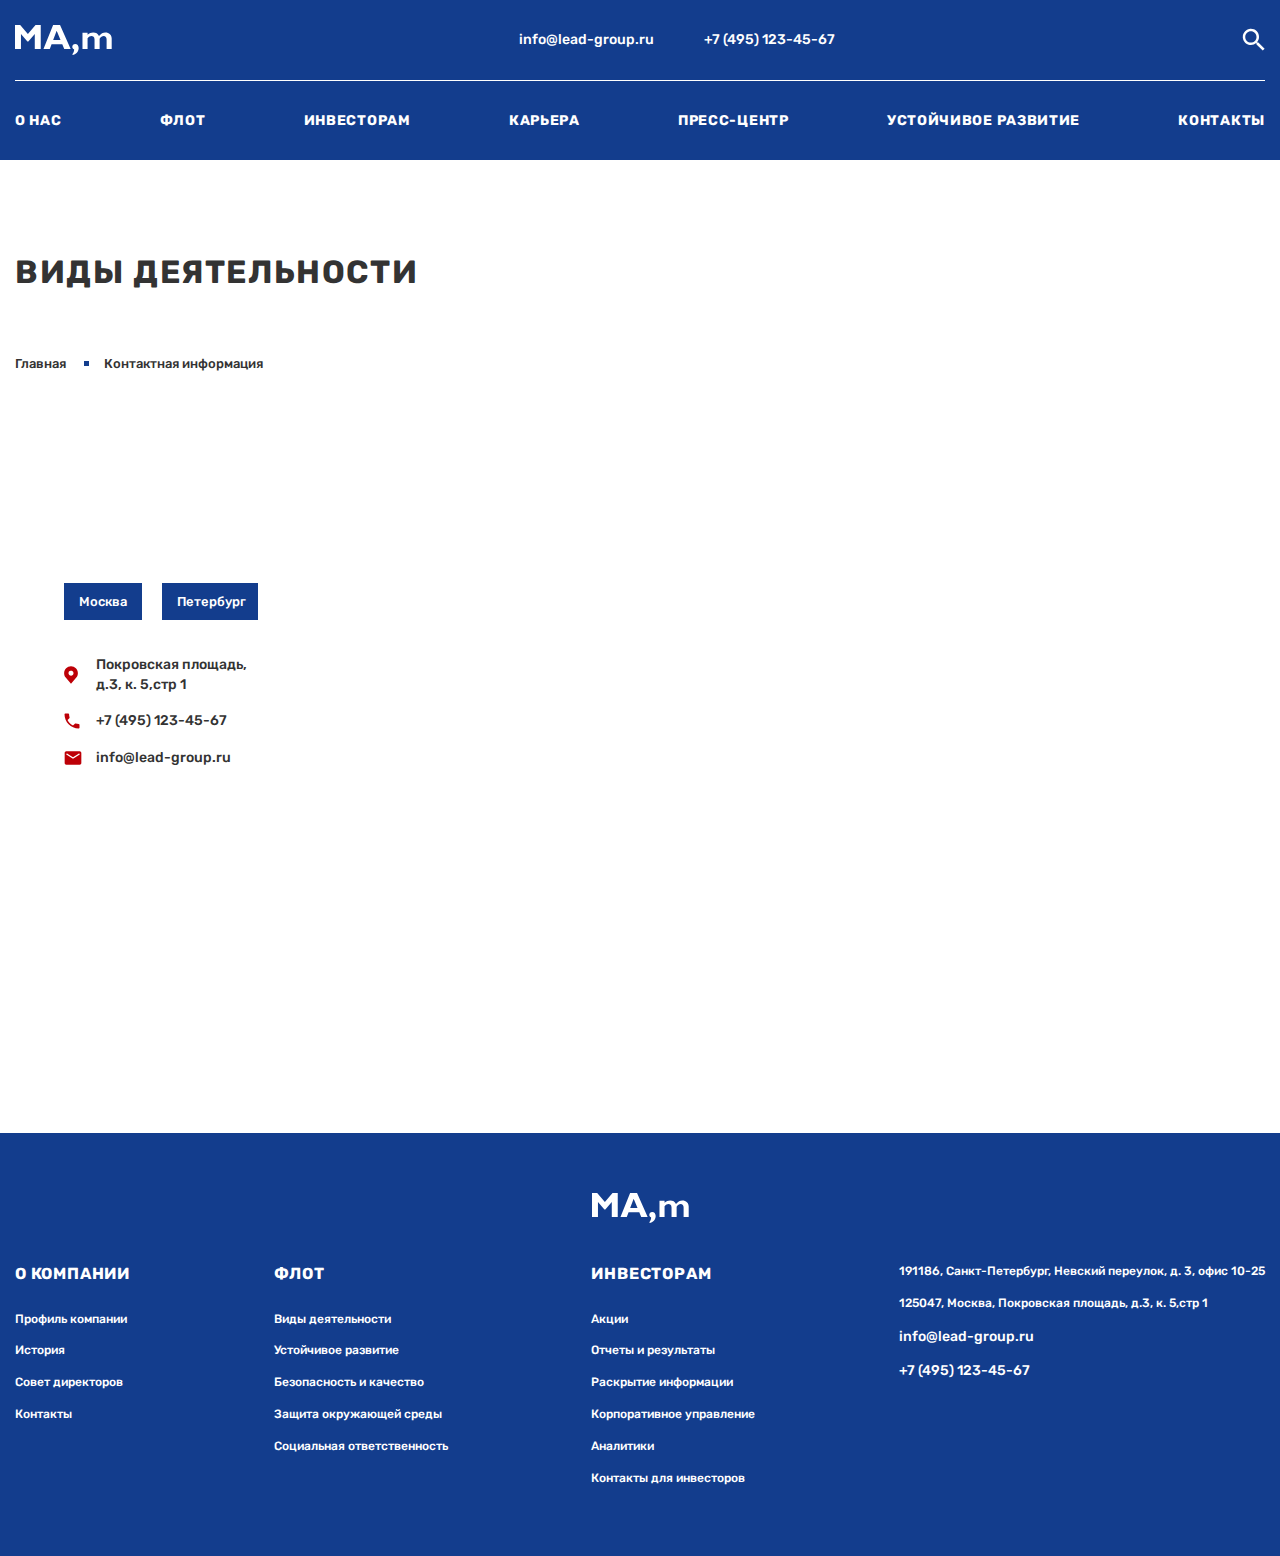
<file: TestShipWibsite/HTML/сontacts.html>
<!DOCTYPE html>
<html lang="en">
<head>
	<meta charset="UTF-8">
	<meta http-equiv="X-UA-Compatible" content="IE=edge">
	<meta name="viewport" content="width=device-width, initial-scale=1.0">
	<link href="https://fonts.googleapis.com/css2?family=Rubik:wght@300;400;500;600;700;900&display=swap" rel="stylesheet">
	<link rel="shortcut icon" href="../IMG/favicno/favicon.ico">
	<link rel="stylesheet" href="../CSS/style.css">
	<title>Контактная информация</title>
</head>
<body>
	<div class="wrapper">
	<header class="header activities__header contacts__header">
		<div class="header__contauner header__contauner-activities header__contacts">
			<div class="header__possiz header__possiz-activities contacts__possiz">
			<div class="header__header  ">
			<a class="header__logo" href="../HTML/index.html"><img class="header__log-img" src="../IMG/header-logo.svg" alt="Логотип"></a>
			<div class="header__connection connection-heade">
				<a class="connection__mail" href="mailto:info@lead-group.ru">info@lead-group.ru</a>
				<a class="connection__phone" href="tel:+74951234567">+7 (495) 123-45-67</a>
			</div>
			<a class="header__sersh" href=""><img class="header__search-img" src="../IMG/search.svg" alt="Поиск"></a>
		</div>
		<nav class="header__menu menu-header">
			<ul class="menu__list">
				<li  class="menu__item"><a class="menu__item-linc" href="../HTML/activities.html"> О нас</a></li>
				<li class="menu__item"><a class="menu__item-linc" href="">Флот</a></li>
				<li class="menu__item"><a class="menu__item-linc" href="">Инвесторам</a></li>
				<li class="menu__item"><a class="menu__item-linc" href="../HTML/jobs.html">Карьера</a></li>
				<li class="menu__item"><a class="menu__item-linc" href="">Пресс-центр</a></li>
				<li class="menu__item"><a class="menu__item-linc" href="">устойчивое развитие</a></li>
				<li class="menu__item"><a class="menu__item-linc" href="../HTML/сontacts.html">Контакты</a></li>
			</ul>
		</nav>
	</div>
	</div>
	</header>
	<main class="main">
		<div class="activities__bloc contacts__bloc">
			<div class="activities__contauner contacts__contauner">
				<h1 class="activities__title">Виды деятельности</h1>
				<div class="activities__home">
				<a class="activities__home-home" href="">Главная</a>
				<a class="activities__home-home activities__home-home-actov" href="">Контактная информация</a>
				</div>
				<div class="contacts__maps">
					<div class="contacts__maps-bloc">
						<div class="maps-bloc-button">
							<button class="maps-button moscov">Москва</button>
							<button class="maps-button piter">Петербург</button>
						</div>
						<div class="maps-bloc-list">
							<ul class="maps-bloc-ul">
								<li class="maps-bloc-ul-list map"><a class="maps-bloc-ul-list-oll" href="https://goo.gl/maps/dcD6Rg8iE4XbyggL6">Покровская площадь, д.3, к. 5,стр 1</a></li>
								<li class="maps-bloc-ul-list phone"><a class="maps-bloc-ul-list-oll" href="tel:+74951234567">+7 (495) 123-45-67</a></li>
								<li class="maps-bloc-ul-list mail"><a class="maps-bloc-ul-list-oll" href="mailto:info@lead-group.ru">info@lead-group.ru</a></li>
							</ul>
						</div>
					</div>
					<iframe class="maps" src="https://www.google.com/maps/embed?pb=!1m18!1m12!1m3!1d64675.693295700665!2d150.75873908200631!3d59.56448608189399!2m3!1f0!2f0!3f0!3m2!1i1024!2i768!4f13.1!3m3!1m2!1s0x596984812d524ae9%3A0x39c94ce7e19c065b!2z0JzQsNCz0LDQtNCw0L0sINCc0LDQs9Cw0LTQsNC90YHQutCw0Y8g0L7QsdC7Lg!5e0!3m2!1sru!2sru!4v1687244407610!5m2!1sru!2sru" width="600" height="450" style="border:0;" allowfullscreen="" loading="lazy" referrerpolicy="no-referrer-when-downgrade"></iframe>
				</div>
			</div>
		</div>
	</main>
	<footer class="footer">
		<div class="footer__bloc">
			<div class="footer__contauner">
				<div class="footer__logo">
					<a class="header__logo" href=""><img class="header__log-img" src="../IMG/header-logo.svg" alt="Логотип"></a>
				</div>
				<div class="footer__item iteem-footer">
					<div class="footer__content">
					<div class="footer__logo-content">О компании</div>
					<ul class="footer__ul ">
						<li class="footer__ul-list"><a class="footer__ul-list-oll" href="">Профиль компании</a></li>
						<li class="footer__ul-list"><a class="footer__ul-list-oll" href="">История</a></li>
						<li class="footer__ul-list"><a class="footer__ul-list-oll" href="">Совет директоров</a></li>
						<li class="footer__ul-list"><a class="footer__ul-list-oll" href="">Контакты</a></li>
					</ul>
				</div>
				<div class="footer__content">
					<div class="footer__logo-content">флот</div>
					<ul class="footer__ul ">
						<li class="footer__ul-list"><a class="footer__ul-list-oll" href="">Виды деятельности</a></li>
						<li class="footer__ul-list"><a class="footer__ul-list-oll" href="">Устойчивое развитие</a></li>
						<li class="footer__ul-list"><a class="footer__ul-list-oll" href="">Безопасность и качество</a></li>
						<li class="footer__ul-list"><a class="footer__ul-list-oll" href="">Защита окружающей среды</a></li>
						<li class="footer__ul-list"><a class="footer__ul-list-oll" href="">Социальная ответственность</a></li>
					</ul>
				</div>
				<div class="footer__content">
					<div class="footer__logo-content">Инвесторам</div>
					<ul class="footer__ul ">
						<li class="footer__ul-list"><a class="footer__ul-list-oll" href="">Акции</a></li>
						<li class="footer__ul-list"><a class="footer__ul-list-oll" href="">Отчеты и результаты</a></li>
						<li class="footer__ul-list"><a class="footer__ul-list-oll" href="">Раскрытие информации</a></li>
						<li class="footer__ul-list"><a class="footer__ul-list-oll" href="">Корпоративное управление</a></li>
						<li class="footer__ul-list"><a class="footer__ul-list-oll" href="">Аналитики</a></li>
						<li class="footer__ul-list"><a class="footer__ul-list-oll" href="">Контакты для инвесторов</a></li>
					</ul>
				</div>
				<div class="footer__content">
					<ul class="footer__ul ">
						<li class="footer__ul-list"><a class="footer__ul-list-oll" href="">191186, Санкт-Петербург, Невский переулок, д. 3, офис 10-25</a></li>
						<li class="footer__ul-list"><a class="footer__ul-list-oll" href="">125047, Москва, Покровская площадь, д.3, к. 5,стр 1</a></li>
						<li class="footer__ul-list"><a class="connection__mail" href="mailto:info@lead-group.ru">info@lead-group.ru</a></li>
						<li class="footer__ul-list"><a class="connection__phone" href="tel:+74951234567">+7 (495) 123-45-67</a></li>
					</ul>
				</div>
			</div>
			</div>
		</div>
	</footer>
	</div>
</body>
</html>
</file>
<file: TestShipWibsite/CSS/style.css>
* {
	padding: 0;
	margin: 0;
	border: 0;
}

*,
*:before,
*:after {
	-webkit-box-sizing: border-box;
	box-sizing: border-box;
}

:focus,
:active {
	outline: none;
}

a:focus,
a:active {
	outline: none;
}

nav,
footer,
header,
aside {
	display: block;
}

html,
body {
	height: 100%;
	font-family: 'Rubik';
	font-style: normal;
	width: 100%;
	font-size: 100%;
	line-height: 1;
	font-size: 14px;
	-ms-text-size-adjust: 100%;
	-moz-text-size-adjust: 100%;
	-webkit-text-size-adjust: 100%;
}

input,
button,
textarea {
	font-family: inherit;
}

input::-ms-clear {
	display: none;
}

button {
	cursor: pointer;
}

button::-moz-focus-inner {
	padding: 0;
	border: 0;
}

a,
a:visited {
	text-decoration: none;
}

a:hover {
	text-decoration: none;
}

ul li {
	list-style: none;
}

img {
	vertical-align: top;
}

h1,
h2,
h3,
h4,
h5,
h6 {
	font-size: inherit;
	font-weight: 400;
}

.wrapper{
	overflow: hidden;
	display: flex;
	min-height: 100%;
	flex-direction: column;
}

[class*="__contauner"]{
	max-width: 1320px;
	margin: 0 auto;
	padding: 0 15px;
	width: 100%;
	height: 100%;

}


a:hover{
	text-decoration: underline 1.5px;
}
button{
	transition: all 0.2s ease 0s;
}
button:hover{
	background-color:#6189ce ;
}
button:active {
	transform: scale(0.9);
}

/*-------HEADER------------*/


.header {
	
}


.header__contauner {
	position: relative;
}

.header__possiz{
	z-index: 50;
	position: absolute;
   width: 100%;
	padding-right: 30px;
   height: 100%;
}

.header__header{
	border-bottom: 1px solid #FFFFFF;
	display: flex;
	align-items: center;
	justify-content: space-between;
}

.header__logo {
}
.header__log-img {
}

.connection-heade {
	display: flex;
	padding: 30px 15px;
	gap: 50px;
}
.connection__mail {
	font-weight: 500;
	line-height: 140%;
	color: #FFFFFF;
}
.connection__phone {
	font-weight: 500;
	line-height: 140%;
	color: #FFFFFF;
}


.header__sersh {
}
.header__search-img {
}


.menu-header {
	padding-top: 30px ;
}
.menu__list {
	display: flex;
	justify-content: space-between;
}

.menu__item {
}

.menu__item-linc {
	font-weight: 700;
	line-height: 140%;
	letter-spacing: 0.05em;
	text-transform: uppercase;
	color: #FFFFFF;
}
/*-------main------------*/
.main {
	flex: 1 1 auto;
}
.main__bloc-icebreaking{
	position: relative;
	padding: 250px 0 100px;
}

.main__contauner {
	align-items: flex-end;
	display: flex;
}
.main__icebreaking {
	
}
.icebreaking-main {
	flex: 1 1 50%;
}
.icebreaking-title {
	font-weight: 400;
	font-size: 60px;
	line-height: 140%;
	color: #FFFFFF;
	margin-bottom: 30px ;
}
.icebreaking-text {
	max-width: 386px;
	padding-left: 30px;
	border-left: 1px solid #FFFFFF;
	font-size: 13px;
	font-weight: 500;
	line-height: 140%;
	color: #FFFFFF;
	margin-bottom:50px;
}
.icebreaking-button {
	font-weight: 700;
	font-size: 16px;
	line-height: 140%;
	letter-spacing: 0.05em;
	text-transform: uppercase;
	color: #FFFFFF;

	width: 170px;
	height: 51px;
	background-color: #BD0007;

	margin-bottom: 131px;
}
.icebreaking-button:hover{
	background-color: #ee1e25;
}
.icebreaking-sider{
	display: flex;
	gap: 30px;
}
.icebreaking-sider-buttom{
	width: 60px;
	height: 60px;
	background: #133D8D;
}
.icebreaking-sider-left {
	
}

.icebreaking-sider-right {
	transform: rotate(180deg);
}
.main__tanker {
}
.tanker-main {
	display: flex;
	flex-direction: column;
	gap: 20px;
	background: rgba(51, 51, 51, 0.3);
	padding: 30px 35px 35px 35px;
}
.tanker-logo {
	line-height: 140%;
	letter-spacing: 0.05em;
	text-transform: uppercase;
	color: #FFFFFF;
}
.tanker__container {
	display: flex;
	align-items: center;
}
.tanker__info-gas {
}
.info-gas-tanker {
	display: flex;
	flex-direction: column;
	gap: 15px;
}
.info-gas {
	display: grid;
	gap: 15px;
   grid-template-columns: 1fr 1fr;
}
.info-gas-text {
	font-style: normal;
	font-weight: 300;
	font-size: 14px;
	line-height: 140%;
	color: #FFFFFF;
}
.info-gas-namber {
	font-style: normal;
	font-weight: 300;
	font-size: 14px;
	line-height: 140%;
	color: #FFFFFF;
}

.info-tanker__info {
}
.tanker__info-foto {
}
.tanker__info-foto-img {
}

.img-bacrounf {

}
.img__favicon {
	z-index: -1;
	position: absolute;
	left: 0; 
	top: 0;
	width: 100%;
	height: 100%;
	object-fit: cover;
}

/*-------MAIM-NEWS------------*/

.main__bloc-news {
	margin: 137px 0 160px 0;
}
.news__contauner {
}
.news__header {

}
.header-news {
	display: flex;
	justify-content: space-between;
}
.news-title {
	font-weight: 400;
	font-size: 36px;
	line-height: 140%;
	letter-spacing: 0.05em;
	text-transform: uppercase;
	color: #333333;
}
.news-all {
	font-weight: 700;
	font-size: 18px;
	line-height: 140%;
	text-align: right;
	letter-spacing: 0.05em;
	text-transform: uppercase;
	color: #133D8D;
}
.news__collums {
	display: flex;
	gap: 24px;
	margin-top: 100px;
}
.news__collum {
}
.collum-news {
	display: flex;
	flex-direction: column;
	padding: 25px;
	position: relative;
}
.collum-news-data-bloc{
	flex: 1 1 auto;
}
.collum-news-data {
	display: flex;
	align-items: center;
	justify-content: center;
	font-weight: 500;
	font-size: 13px;
	line-height: 140%;
	color: #FFFFFF;

	width: 140px;
	height: 31px;
	background-color: #BD0007;

}
.collum-news-title {
	margin-top: 108px;
	margin-bottom: 15px;
	font-weight: 500;
	font-size: 15px;
	line-height: 140%;
	color: #FFFFFF;
}
.collum-news-text {
	font-weight: 400;
	font-size: 13px;
	line-height: 140%;
	color: #FFFFFF;
	opacity: 0.75;
}

.collum-news-bloc-img{
}
.collum-news-img{
	z-index: -2;
	position: absolute;
	left: 0; 
	top: 0;
	width: 100%;
	height: 100%;
	object-fit: cover;
}





.main__bloc-histori {
	padding: 120px 0;
	background-color: #133D8D;
}
.histori__contauner {
	padding: 0 30px 0 15px;
	display: flex;
	justify-content: space-between;
	align-items: flex-end;
}

.story-histori {
}
.story-histori__title {
	font-weight: 400;
	font-size: 36px;
	line-height: 140%;
	letter-spacing: 0.05em;
	text-transform: uppercase;
	color: #FFFFFF;
	margin-bottom: 40px;
}
.story-histori__text {
	font-weight: 400;
	line-height: 140%;
	color: #FFFFFF;
	max-width: 526px;
}
.histori__path {
}
.path-histori {
}
.path-histori__bloc {
	position: relative;
	margin-bottom: 50px;
}
.path-histori__bloc-img {
}


.namber{
	font-weight: 700;
	font-size: 24px;
	line-height: 140%;
	letter-spacing: 0.05em;
	text-transform: uppercase;
	color: #FFFFFF;
}



.path-histori__bloc1 {
	height: 30px;
	width: 30px;
	left: -12px;
	top: 358px;
	border-radius: 0px;
	padding: 10px;
	background: #BD0007;
	border: 2px solid #FFFFFF;
	position: absolute;
}
.bloc1{
	width: 10px;
	height: 10px;
	background: #FFFFFF;
	position: absolute;
	left: 8px;
	top: 9px;
}
.bloc1__namber{
	margin: -15px 0px -18px 33px;
}



.path-histori__bloc2 {
	left: 201px;
	top: 277px;
	width: 10px;
	height: 10px;
	background: #FFFFFF;
	position: absolute;
}
.bloc2__namber{
	margin: 14px -23px -21px;
}



.path-histori__bloc3 {
	left: 427px;
	top: 91px;
	width: 10px;
	height: 10px;
	background: #FFFFFF;
	position: absolute;
}
.bloc3__namber{
	margin: 14px -23px -21px;
}


.path-histori__bloc4 {
	position: absolute;
	height: 30px;
	width: 30px;
	left: 591px;;
	top: -14px;
	border-radius: 0px;
	padding: 10px;
	background-color: #FFFFFF;
	border: 2px solid #FFFFFF;
}
.bloc4{
	width: 10px;
	height: 10px;
	background-color: #133D8D;
	position: absolute;
	left: 8px;
	top: 9px;
}
.bloc4__namber{
	margin: -36px -90px -21px;
}



.path-histori__list {
	margin-bottom: -75px;
	padding-left: 35px;
	display: flex;
	flex-direction: column;
	gap: 10px;
}
.histori-list {
	font-weight: 550;
	font-size: 16px;
	line-height: 140%;
	color: #FFFFFF;
}
.histori-list::before {
	content: "";
	display: inline-block;
	width: 10px;
	height: 10px;
	background-color: white;
	margin-right: 20px;
}


.main__bloc-publications {
	margin: 150px 0 206px 0;
}
.publications__contauner {
	
}
.contauner__header {
}
.header-news {
}
.news-title {
}
.news-all {
}
.publications__collums {
	padding-top: 100px;
	display: flex;
	gap: 24px;
}
.collum-publications {
	max-width: 306px;
	gap: 30px;
	display: flex;
	flex-direction: column;
	height: 100%;
	width: 306px;
}
.publications__collum-img {
	position: relative;
	padding-bottom: 85%;
}
.publications-img {
	position: absolute;
	left: 0; 
	top: 0;
	width: 100%;
	height: 100%;
	object-fit: cover;
}
.publications__collum-content {
	display: flex;
	flex-direction: column;
	gap: 20px;
}
.collum-content-data {
	font-weight: 400;
	font-size: 14px;
	line-height: 140%;
	color: #333333;
	opacity: 0.75;
}
.collum-content-title {
	font-weight: 700;
	font-size: 15px;
	line-height: 140%;
	letter-spacing: 0.05em;
	text-transform: uppercase;
	color: #333333;
}
.collum-content-text {
	font-weight: 400;
	font-size: 13px;
	line-height: 140%;
	color: #133D8D;
}

.main__bloc-projects {
	background-color: rgba(19, 61, 141, 0.5);
	padding: 125px 0 150px 0;
}
.projects__contauner {
}
.contauner__projects {
}
.header-news {
}
.news-title {
}
.projects__all {
	display: flex;
	align-items: center;
	gap: 40px;
}
.news-all-activ{
	color: #FFFFFF;
}
.projects__coolym {
	margin-top: 80px;
	display: flex;
}
.projects__coolym-superhero {
}
.superhero-projects__coolym {
	display: flex;
	flex-direction: column;
	justify-content: flex-end;
	position: relative;
	flex: 0 1 54.73%;
	min-height: 600px;
}

.superhero-projects__coolym-bloc{
	padding: 45px;
	position: relative;
	z-index: 3;
}
.superhero-projects__coolym-title {
	margin-bottom: 20px;
}
.superhero-projects__coolym-title-oll {
	font-weight: 700;
	font-size: 22px;
	line-height: 140%;
	letter-spacing: 0.05em;
	text-transform: uppercase;
	color: #FFFFFF;

}
.superhero-projects__coolym-text {
	max-width: 468px;
	font-weight: 400;
	font-size: 13px;
	line-height: 140%;
	color: #FFFFFF;

}
.superhero-projects__coolym-img {
	z-index: 1;
	position: absolute;
	left: 0; 
	top: 0;
	width: 100%;
	height: 100%;
	object-fit: cover;
}
.projects__coolym-more {
}
.more-projects__coolym {
	display: flex;
	justify-content: space-between;
	flex-direction: column;
	flex: 1 1 auto;
	padding: 55px 0 55px 60px;
	background-color: #133D8D;
}
.more-projects__coolym-items {
	display: grid;
	grid-template-columns: repeat(2, 1fr);
	gap: 30px;
	column-gap: 50px;
}
.more-projects__coolym-item {
}

.more-projects__coolym-item-namber-unfo {
	display: flex;
	align-items: flex-end;
	gap: 15px;
}
.more-projects__coolym-item-namber-unfo-namber {
	font-weight: 700;
	font-size: 40px;
	line-height: 140%;
	letter-spacing: 0.05em;
	text-transform: uppercase;
	color: #FFFFFF;
}
.more-projects__coolym-item-namber-unfo-text {
	margin-bottom: 10px;
	font-style: normal;
	font-weight: 500;
	font-size: 14px;
	line-height: 140%;
	color: #FFFFFF;
}
.more-projects__coolym-item-text {
	margin-top: 10px;
	max-width: 210px;
	font-style: normal;
	font-weight: 550;
	font-size: 14px;
	line-height: 140%;
	color: #FFFFFF;

}
.more-projects__coolym-button {
	width: 170px;
	background-color: #133D8D;
	height: 51px;
	border: 1px solid #FFFFFF;
	font-weight: 700;
	font-size: 16px;
	line-height: 140%;
	letter-spacing: 0.05em;
	text-transform: uppercase;
	color: #FFFFFF;
}


.main__bloc-safety {
	margin: 150px 0;
}
.safety__contauner {
	display: flex;
	align-items: center;
	gap: 50px;
}
.safety__button-left {
}
.icebreaking-sider-left {
}
.safety__quality {
}
.quality-safet {
	padding: 60px;
	background-color: rgba(19, 61, 141, 0.15);
	display: flex;
	gap: 60px;
}
.quality-safet__bloc {
}
.quality-safet-button {
	width: 157px;
	height: 31px;
	background-color: #133D8D;
	font-style: normal;
	font-weight: 550;
	font-size: 12px;
	line-height: 140%;
	color: #FFFFFF;
	opacity: 0.80;
}
.quality-safet-title {
	margin-top: 40px;
	font-weight: 700;
	font-size: 18px;
	line-height: 140%;
	letter-spacing: 0.05em;
	text-transform: uppercase;
	color: #333333;
}
.quality-safet-ul {
	margin-top: 25px;
	padding-left: 30px;
	display: flex;
	flex-direction: column;
	gap: 20px;
	font-style: normal;
	font-weight: 400;
	font-size: 12px;
	line-height: 140%;
	color: #333333;
	}

.quality-safet-list::before {
	content: "";
	display: inline-block;
	width: 10px;
	height: 10px;
	background-color: #BD0007;;
	margin-right: 20px; 
	margin-left: -30px;
}
.quality-safet__bloc-img {
	padding: 18.2% 25.6% 25% 25%;
	position: relative;
}
.quality-safet-img {
	position: absolute;
	left: 0; 
	top: 0;
	width: 100%;
	height: 100%;
	object-fit: cover;
}
.safety__button-right {
}
.icebreaking-sider-right {
}


/*-------FOOTER------------*/

.footer {
}
.footer__bloc {
	padding: 60px 0 70px 0;
	background: #133D8D;
}
.footer__contauner {
	display: flex;
	flex-direction: column;
	align-items: center;
}

.footer__logo {
}
.header__logo {
}
.header__log-img {
}
.footer__bloc-nav {
}
.footer__item {
}
.iteem-footer {
	margin-top: 40px;
	width: 100%;
	display: flex;
	justify-content: space-between;
}

.footer__content {
}
.footer__logo-content{
	margin-bottom: 25px;
	font-weight: 700;
	font-size: 16px;
	line-height: 140%;
	letter-spacing: 0.05em;
	text-transform: uppercase;
	color: #FFFFFF;
}
.footer__ul {
	display: flex;
	flex-direction: column;
	gap: 15px;
}
.footer__ul-list {
}
.footer__ul-list-oll {
	font-style: normal;
	font-weight: 500;
	font-size: 12px;
	line-height: 140%;
	color: #FFFFFF;
}
.connection__mail {
}
.connection__phone {
}

/*-------activities__header------------*/


.activities__header{
	background-color: #133D8D;
}

.header__contauner-activities {
	position: initial;
}
.header__possiz-activities {
	position: initial;
	padding: 0;
}
.menu-header{
	padding: 30px 0;
}

/*-------activities__main------------*/


.activities__bloc {
	margin: 90px 0 150px 0;
}
.activities__contauner {

}
.activities__title {
	font-weight: 700;
	font-size: 32px;
	line-height: 140%;
	letter-spacing: 0.05em;
	text-transform: uppercase;
	color: #333333;
	margin-bottom: 60px;
}
.activities__home {
	margin-bottom: 65px;
}

.activities__home-home {
	font-style: normal;
	font-weight: 500;
	font-size: 13px;
	line-height: 140%;
	color: #333333;
}

.activities__home-home-actov{
margin-left: 15px;
}

.activities__home-home-actov::before {
	content: "";
	display: inline-block;
	width: 5px;
	height: 5px;
	background-color: #133D8D;
	margin: 0px 15px 2px 0;

}
.activities__content-bloc {
	display: flex;
	gap: 104px;
}
.activities__content-text {
	flex: 0 1 51.9%;
}
.text-activities__content {
}
.text-activities__content-header {
	font-style: normal;
	font-weight: 400;
	font-size: 14px;
	line-height: 140%;
	color: #333333;
	padding-left: 35px;
	border-left: 2px solid red;
	margin-bottom: 65px;
}
.text-activities-flex-bloc{
	display: flex;
	flex-direction: column;
	gap: 60px;
}
.text-activities__content-bloc {
	display: flex;
	flex-direction: column;
	gap: 30px;
}
.text-activities__content-bloc-title {
	font-weight: 700;
	font-size: 18px;
	line-height: 140%;
	letter-spacing: 0.05em;
	text-transform: uppercase;
	color: #333333;
}
.text-activities__content-bloc-text {
	font-style: normal;
	font-weight: 400;
	font-size: 14px;
	line-height: 140%;
	color: #333333;
}
.activities__content-info {
}
.info-activities__content {

}
.info-activities__content-bacrount{
	padding: 50px 60px 60px 60px;
	background-color: #133D8D;
}
.info-activities__content-title {
	font-weight: 700;
	font-size: 18px;
	line-height: 140%;
	letter-spacing: 0.05em;
	text-transform: uppercase;
	color: #FFFFFF;
	margin-bottom: 25px;
}
.content__items-activities {
	display: grid;
	grid-template-columns: repeat(2, 1fr);
	gap: 35px;
	column-gap: 44px;
}
.content__item-activities {
	
}
.content__lable-activities {
	font-style: normal;
	font-weight: 700;
	font-size: 64px;
	line-height: 140%;
	text-transform: uppercase;
	color: #FFFFFF;

}
.content__confidential-activities {
	max-width: 180px;
	font-style: normal;
	font-weight: 500;
	font-size: 14px;
	line-height: 140%;
	color: #FFFFFF;
}


/*-------contacts------------*/


.contacts__maps {
	padding-top: 43.6%;
	position: relative;
	display: flex;
	justify-content: center;
	align-items: center;

}
.maps {
	position: absolute;
	left: 0; 
	top: 0;
	width: 100%;
	height: 100%;
}


.contacts__maps-bloc {
	position: absolute;
	top: 110px;
	left: 9px;
	z-index: 10;
	padding: 35px 40px;
	background-color: #FFFFFF;
}
.maps-bloc-button {
	display: flex;
	gap: 20px;
	margin-bottom: 35px;
}
.maps-button{
	padding: 10px 15px 9px;
	gap: 10px;
	width: 78px;
	height: 37px;
	background: #133D8D;
	font-style: normal;
	font-weight: 500;
	font-size: 13px;
	line-height: 140%;
	color: #FFFFFF;
}
.moscov {

}
.piter {
	width: 96px;
	height: 37px;
}
.maps-bloc-list {
}
.maps-bloc-ul {
	max-width: 200px;
	display: flex;
	flex-direction: column;
	gap: 17px;
}
.maps-bloc-ul-list {
	padding-left: 32px ;
}
.map {
	background: url(../IMG/Vector.svg) 0 no-repeat;
}
.maps-bloc-ul-list-oll {
	font-style: normal;
	font-weight: 500;
	font-size: 14px;
	line-height: 140%;
	color: #333333;
}
.phone {
	background: url("../IMG/Vector\ \(1\).svg") 0 no-repeat;
}
.mail {
	background: url("../IMG/Vector\ \(2\).svg") 0 no-repeat;
}


/*-------jobs------------*/


.jobs__bloc {
}
.jobs__bloc-header{
	margin-bottom: 60px;
}
.jobs__bloc-title {
	font-weight: 700;
	font-size: 24px;
	line-height: 140%;
	letter-spacing: 0.05em;
	text-transform: uppercase;
	margin-bottom: 60px;
}
.jobs__bloc-items {
	display: grid;
	grid-template-columns: repeat(3, 1fr);
	gap: 20px;
	column-gap: 20px;
}
.jobs__bloc-item {
	border: 1px solid #333333;
	padding: 30px;
	display: flex;
	flex-direction: column;
	gap: 25px;
}
.jobs__bloc-item-title {
	font-weight: 700;
	font-size: 16px;
	line-height: 140%;
	letter-spacing: 0.05em;
	text-transform: uppercase;
	color: #333333;
}
.jobs__bloc-item-ul {
	display: flex;
	flex-direction: column;
	gap: 15px;
}
.jobs__bloc-item-list {
	padding-left: 32px ;
}
.jobs__bloc-item-list-oll {
	font-weight: 500;
	font-size: 14px;
	line-height: 140%;
	color: #333333;
}
.jobs__bloc-item-button {
	padding: 10px 15px 9px;
	width: 101px;
	height: 37px;
	background: #133D8D;
	font-style: normal;
	font-weight: 500;
	font-size: 13px;
	line-height: 140%;
	color: #FFFFFF;
}

.korab {
	background: url("../IMG/korab.svg") 0 no-repeat;
}
.doc {
	background: url("../IMG/doc.svg") 0 no-repeat;
}
</file>
